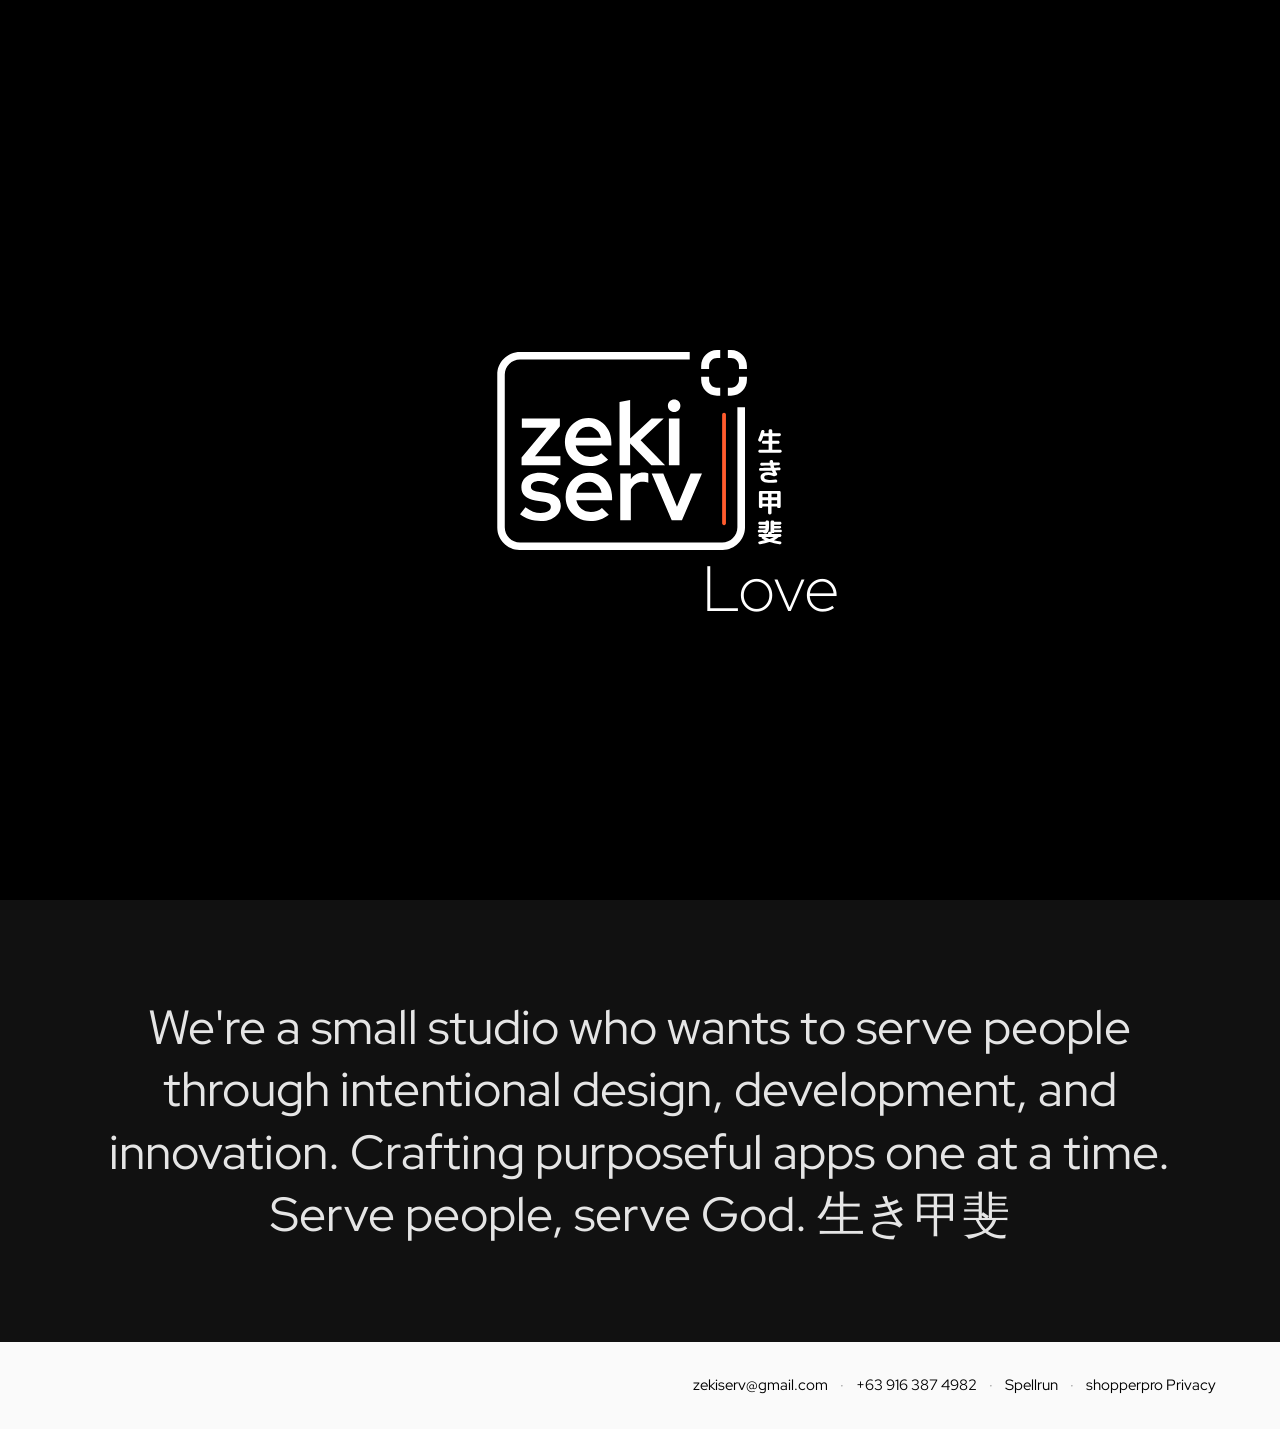
<file: index.html>
<!DOCTYPE html>
<html lang="en">

<head>
  <meta charset="UTF-8">
  <meta name="viewport" content="width=device-width, initial-scale=1.0">
  <title>zekiserv - serve people, serve God. 生き甲斐 </title>
  <link rel="preconnect" href="https://fonts.googleapis.com">
  <link rel="preconnect" href="https://fonts.gstatic.com" crossorigin>
  <link href="https://fonts.googleapis.com/css2?family=Red+Hat+Display:wght@300..900&display=swap" rel="stylesheet">
  <link rel="stylesheet" href="styles.css">
</head>

<body>
  <main>
    <section id="hero" class="hero" aria-label="Hero">
      <header class="hero-header">
        <div class="hero-logo">
          <img src="zekiservlogo.svg" alt="Zekiserv Logo" width="150" height="50">
        </div>
        <!-- <nav class="hero-nav" aria-label="Main">
          <ul class="hero-nav-list">
            <li><a href="#projects">Projects</a></li>
            <li><a href="#about">About</a></li>
            <li><a href="#contact">Contact</a></li>
          </ul>
        </nav> -->
      </header>
      <div id="dvd-text" class="dvd-text dvd-text-measure" aria-hidden="true">With Purpose</div>
      <canvas id="dvd-canvas" class="dvd-canvas"></canvas>
    </section>


    <section id="about" class="about" aria-labelledby="about-heading">
      <h2 id="about-heading" class="visually-hidden">About</h2>
      <h3 class="about-text">We're a small studio who wants to serve people through intentional design, development, and
        innovation. Crafting purposeful apps one at a time. Serve people, serve God. 生き甲斐</h3>
    </section>


    <!-- <section id="projects" class="projects" aria-labelledby="projects-heading">
      <h2 id="projects-heading" class="visually-hidden">Projects</h2>
      <ul class="projects-list">
        <li class="project-item" data-project='{"name":"Project One","description":"A responsive e-commerce platform built for a fashion retailer. We handled brand identity, UI design, and front-end development to create a fast, accessible shopping experience.","images":[{"src":"https://images.unsplash.com/photo-1561070791-2526d30994b5?w=800&h=600&fit=crop","title":"Homepage Design","caption":"Clean, modern interface with focus on product showcase"},{"src":"https://images.unsplash.com/photo-1558655146-d09347e92766?w=800&h=600&fit=crop","title":"Product Detail View","caption":"Detailed product pages with high-quality imagery"},{"src":"https://images.unsplash.com/photo-1545235617-7a424c1a60cc?w=800&h=600&fit=crop","title":"Shopping Cart","caption":"Streamlined checkout process for better conversion"}]}'>
          <div class="project-item-capsule">
            <div class="project-capsule-wrapper">
              <img src="https://images.unsplash.com/photo-1561070791-2526d30994b5?w=200&h=200&fit=crop" alt="Project One" class="project-image" width="200" height="200">
            </div>
            <h3 class="project-name">Project One</h3>
            <button type="button" class="ghost-btn">About this project</button>
          </div>
        </li>
        <li class="project-item" data-project='{"name":"Project Two","description":"Brand and web presence for an architecture studio. We designed a minimal site that showcases their portfolio and process, with a custom CMS for easy updates.","images":[{"src":"https://images.unsplash.com/photo-1503387762-592deb58ef4e?w=800&h=600&fit=crop","title":"Portfolio Gallery","caption":"Showcasing architectural projects with large format imagery"},{"src":"https://images.unsplash.com/photo-1487958449943-2429e8be8625?w=800&h=600&fit=crop","title":"Project Detail","caption":"In-depth case studies with process documentation"}]}'>
          <div class="project-item-capsule">
            <div class="project-capsule-wrapper">
              <img src="https://images.unsplash.com/photo-1503387762-592deb58ef4e?w=200&h=200&fit=crop" alt="Project Two" class="project-image" width="200" height="200">
            </div>
            <h3 class="project-name">Project Two</h3>
            <button type="button" class="ghost-btn">About this project</button>
          </div>
        </li>
        <li class="project-item" data-project='{"name":"Project Three","description":"A web app for project management and team collaboration. Focus on usability, real-time updates, and a clear visual hierarchy for tasks and deadlines.","images":[{"src":"https://images.unsplash.com/photo-1460925895917-afdab827c52f?w=800&h=600&fit=crop","title":"Dashboard View","caption":"Overview of projects and tasks at a glance"},{"src":"https://images.unsplash.com/photo-1551288049-bebda4e38f71?w=800&h=600&fit=crop","title":"Task Management","caption":"Organized task lists with drag-and-drop functionality"},{"src":"https://images.unsplash.com/photo-1555949963-aa79dcee981c?w=800&h=600&fit=crop","title":"Team Collaboration","caption":"Real-time updates and team communication features"},{"src":"https://images.unsplash.com/photo-1558494949-ef010cbdcc31?w=800&h=600&fit=crop","title":"Analytics & Reports","caption":"Data visualization and progress tracking"}]}'>
          <div class="project-item-capsule">
            <div class="project-capsule-wrapper">
              <img src="https://images.unsplash.com/photo-1460925895917-afdab827c52f?w=200&h=200&fit=crop" alt="Project Three" class="project-image" width="200" height="200">
            </div>
            <h3 class="project-name">Project Three</h3>
            <button type="button" class="ghost-btn">About this project</button>
          </div>
        </li>
        <li class="project-item" data-project='{"name":"Project Four","description":"Website redesign for a non-profit. We improved information architecture, accessibility, and donation flows while keeping their voice and mission central.","images":[{"src":"https://images.unsplash.com/photo-1529156069898-49953e39b3ac?w=800&h=600&fit=crop","title":"Homepage","caption":"Welcoming design that communicates the organization mission"},{"src":"https://images.unsplash.com/photo-1522071820081-009f0129c71c?w=800&h=600&fit=crop","title":"Donation Flow","caption":"Simplified donation process with clear call-to-action"}]}'>
          <div class="project-item-capsule">
            <div class="project-capsule-wrapper">
              <img src="https://images.unsplash.com/photo-1529156069898-49953e39b3ac?w=200&h=200&fit=crop" alt="Project Four" class="project-image" width="200" height="200">
            </div>
            <h3 class="project-name">Project Four</h3>
            <button type="button" class="ghost-btn">About this project</button>
          </div>
        </li>
      </ul>
    </section> -->

    <footer id="contact" class="contact" aria-labelledby="contact-heading">
      <h2 id="contact-heading" class="visually-hidden">Contact</h2>
      <div class="contact-row">
        <a id="contact-email-link" href="#" data-obfuscated="bWFpbHRvOnpla2lzZXJ2QGdtYWlsLmNvbQ==">Loading...</a>
        <span class="contact-sep">·</span>
        <a id="contact-phone-link" href="#" data-obfuscated="dGVsOis2MyA5MTYgMzg3IDQ5ODI=">Loading...</a>
        <span class="contact-sep">·</span>
        <a href="games/spellrun/index.html">Spellrun</a>
        <span class="contact-sep">·</span>
        <a href="shopperpro/privacy.html">shopperpro Privacy</a>
      </div>
    </footer>
  </main>

  <div id="project-modal" class="modal" role="dialog" aria-modal="true" aria-labelledby="modal-title"
    aria-hidden="true">
    <div class="modal-backdrop"></div>
    <div class="modal-inner">
      <button type="button" class="modal-close" aria-label="Close modal">&times;</button>
      <div class="modal-gallery">
        <div class="modal-gallery-inner"></div>
      </div>
      <div class="modal-sidebar">
        <h2 id="modal-title" class="modal-title"></h2>
        <div class="modal-description"></div>
      </div>
    </div>
  </div>

  <script src="script.js"></script>
</body>

</html>
</file>
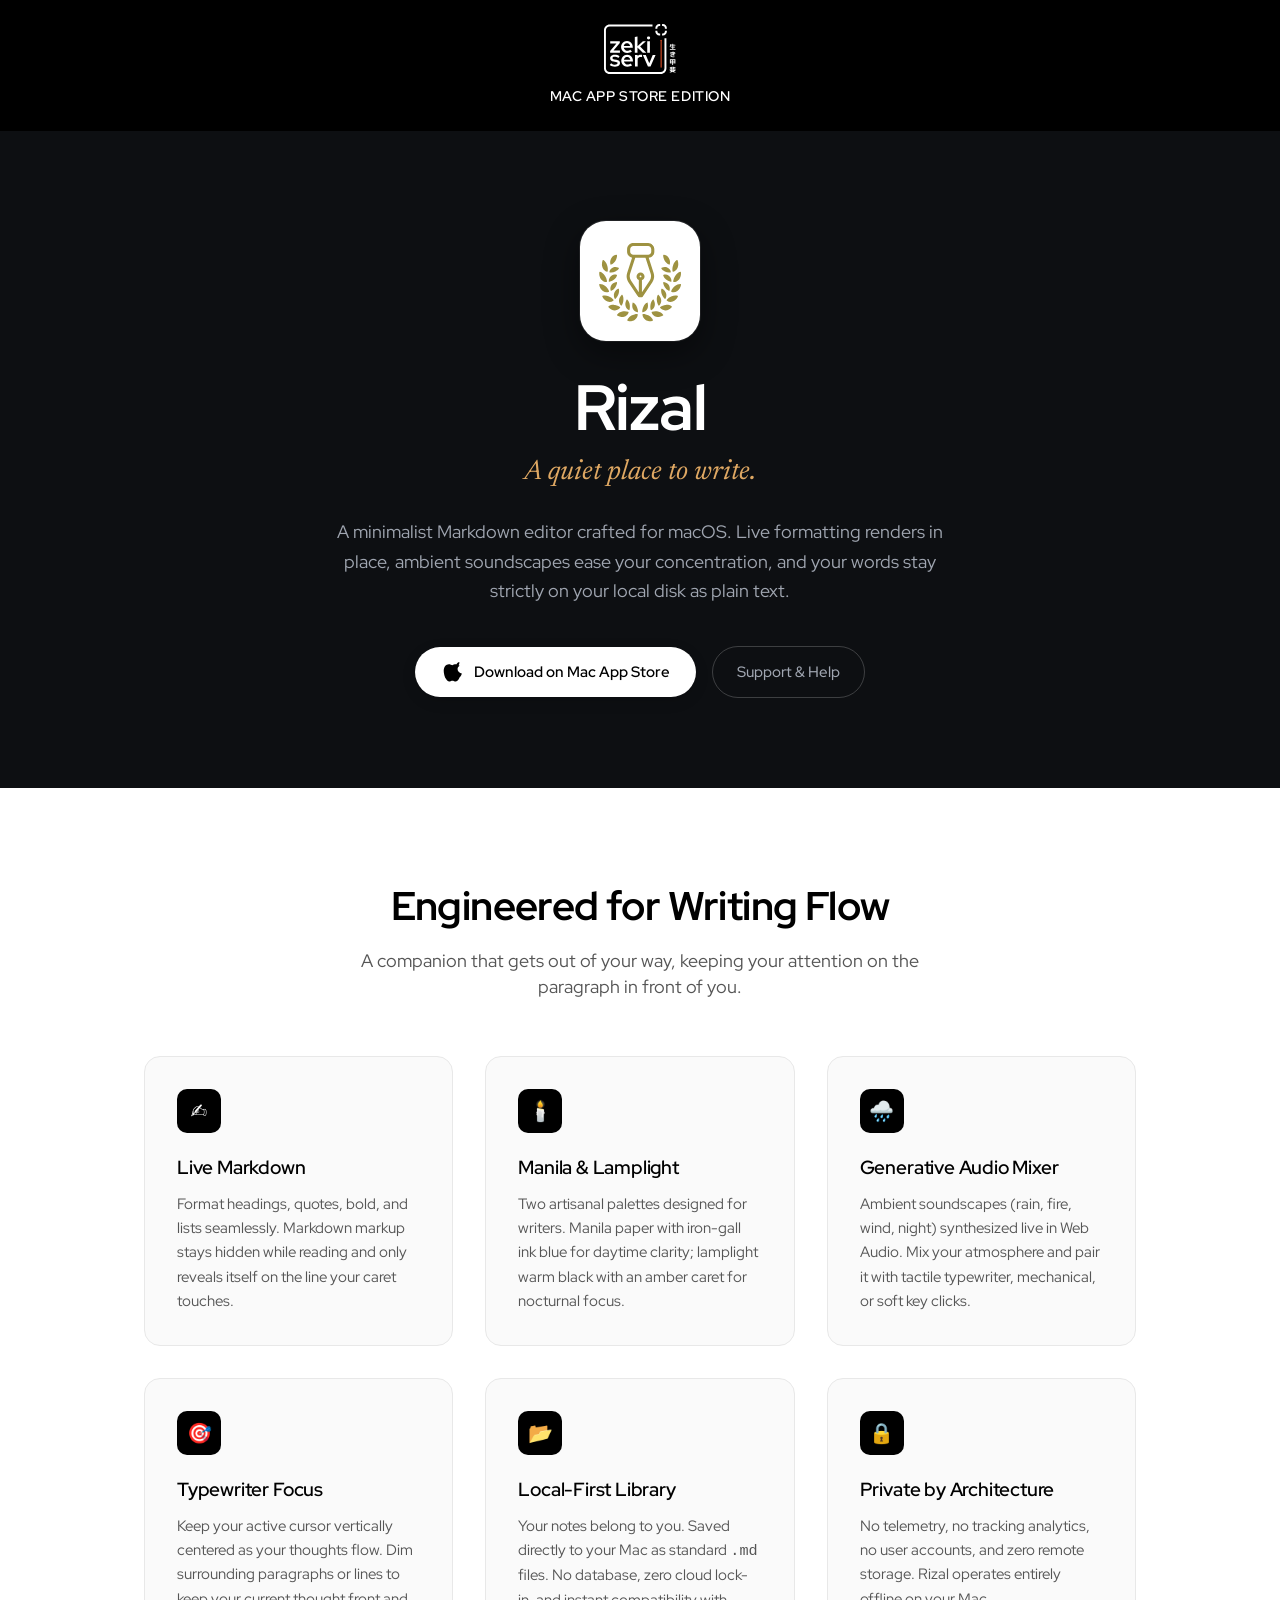
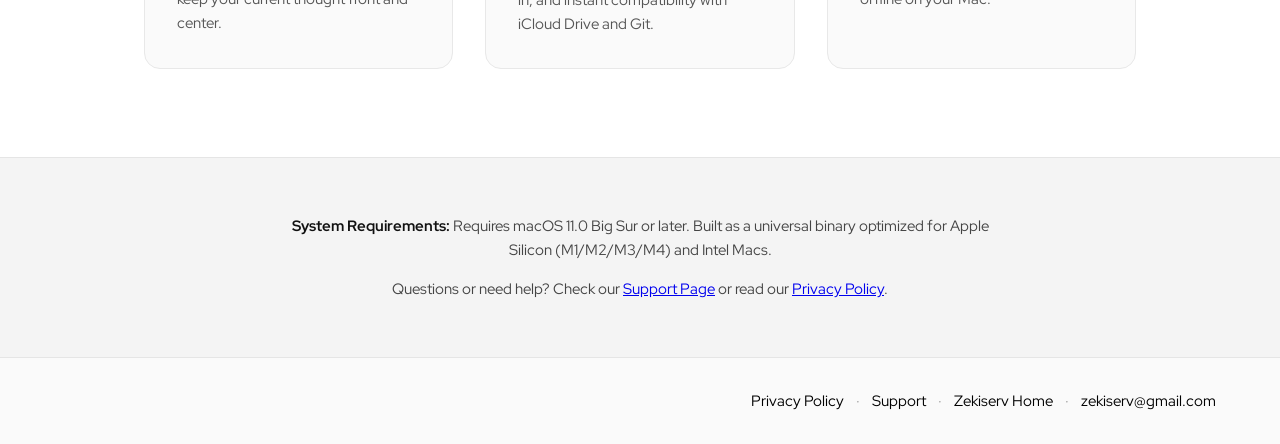
<file: rizal/index.html>
<!DOCTYPE html>
<html lang="en">
<head>
  <meta charset="UTF-8">
  <meta name="viewport" content="width=device-width, initial-scale=1.0">
  <title>Rizal — A quiet place to write</title>
  <meta name="description" content="A minimalist markdown editor for macOS. Live formatting, typewriter focus, ambient soundscapes, and local-first plain text notes.">
  <link rel="preconnect" href="https://fonts.googleapis.com">
  <link rel="preconnect" href="https://fonts.gstatic.com" crossorigin>
  <link href="https://fonts.googleapis.com/css2?family=Red+Hat+Display:wght@300..900&family=Newsreader:ital,opsz,wght@0,6..72,400..600;1,6..72,400..600&display=swap" rel="stylesheet">
  <link rel="stylesheet" href="../styles.css">
  <style>
    .rizal-hero {
      width: 100%;
      min-height: 70vh;
      background: #0d0f12;
      color: #fff;
      display: flex;
      flex-direction: column;
      align-items: center;
      justify-content: center;
      text-align: center;
      padding: clamp(3rem, 7vw, 6rem) 1.5rem;
      position: relative;
    }

    .rizal-icon {
      width: 120px;
      height: 120px;
      border-radius: 26px;
      box-shadow: 0 12px 35px rgba(0, 0, 0, 0.45), 0 0 0 1px rgba(255, 255, 255, 0.1);
      margin-bottom: 2rem;
      transition: transform 0.25s ease;
    }

    .rizal-icon:hover {
      transform: translateY(-2px) scale(1.02);
    }

    .rizal-title {
      font-size: clamp(2.5rem, 6vw, 4rem);
      font-weight: 700;
      letter-spacing: -0.02em;
      margin: 0 0 0.5rem;
      line-height: 1.1;
    }

    .rizal-tagline {
      font-family: 'Newsreader', Georgia, serif;
      font-style: italic;
      font-size: clamp(1.25rem, 3vw, 1.75rem);
      color: #dfa863;
      margin: 0 0 1.5rem;
      font-weight: 400;
    }

    .rizal-summary {
      max-width: 640px;
      font-size: clamp(1rem, 2vw, 1.125rem);
      color: #a0a6b1;
      line-height: 1.65;
      margin: 0 auto 2.5rem;
    }

    .cta-row {
      display: flex;
      flex-wrap: wrap;
      align-items: center;
      justify-content: center;
      gap: 1rem;
    }

    .appstore-badge-btn {
      display: inline-flex;
      align-items: center;
      gap: 0.75rem;
      background: #ffffff;
      color: #000000;
      padding: 0.85rem 1.65rem;
      border-radius: 999px;
      font-size: 0.95rem;
      font-weight: 600;
      text-decoration: none;
      transition: background 0.2s, transform 0.2s, box-shadow 0.2s;
      box-shadow: 0 4px 14px rgba(0,0,0,0.15);
    }

    .appstore-badge-btn:hover {
      background: #f0f0f0;
      transform: translateY(-1px);
      box-shadow: 0 6px 20px rgba(0,0,0,0.25);
    }

    .appstore-badge-btn svg {
      width: 20px;
      height: 20px;
      fill: currentColor;
    }

    .ghost-link-btn {
      display: inline-flex;
      align-items: center;
      color: #a0a6b1;
      border: 1px solid rgba(255, 255, 255, 0.2);
      padding: 0.85rem 1.5rem;
      border-radius: 999px;
      font-size: 0.95rem;
      font-weight: 500;
      text-decoration: none;
      transition: border-color 0.2s, color 0.2s;
    }

    .ghost-link-btn:hover {
      color: #fff;
      border-color: rgba(255, 255, 255, 0.5);
    }

    /* Showcase Section */
    .features-section {
      width: 100%;
      max-width: 1040px;
      padding: clamp(3rem, 7vw, 5.5rem) 1.5rem;
      margin: 0 auto;
    }

    .section-headline {
      text-align: center;
      margin-bottom: 3.5rem;
    }

    .section-headline h2 {
      font-size: clamp(1.85rem, 4vw, 2.5rem);
      font-weight: 700;
      margin: 0 0 0.75rem;
      letter-spacing: -0.015em;
    }

    .section-headline p {
      font-size: 1.1rem;
      color: #555;
      max-width: 600px;
      margin: 0 auto;
    }

    .features-grid {
      display: grid;
      grid-template-columns: repeat(auto-fit, minmax(290px, 1fr));
      gap: 2rem;
    }

    .feature-card {
      background: #fafafa;
      border: 1px solid #e8e8e8;
      border-radius: 16px;
      padding: 2rem;
      transition: transform 0.2s, border-color 0.2s, box-shadow 0.2s;
    }

    .feature-card:hover {
      transform: translateY(-2px);
      border-color: #d0d0d0;
      box-shadow: 0 8px 24px rgba(0, 0, 0, 0.04);
    }

    .feature-icon-bubble {
      width: 44px;
      height: 44px;
      border-radius: 10px;
      background: #000;
      color: #fff;
      display: flex;
      align-items: center;
      justify-content: center;
      font-size: 1.25rem;
      margin-bottom: 1.25rem;
    }

    .feature-card h3 {
      font-size: 1.2rem;
      font-weight: 600;
      margin: 0 0 0.6rem;
      letter-spacing: -0.01em;
    }

    .feature-card p {
      margin: 0;
      font-size: 0.95rem;
      color: #555;
      line-height: 1.6;
    }

    /* System Requirements & Privacy Banner */
    .specs-strip {
      width: 100%;
      background: #f4f4f4;
      border-top: 1px solid #e5e5e5;
      border-bottom: 1px solid #e5e5e5;
      padding: 2.5rem 1.5rem;
      text-align: center;
    }

    .specs-strip-content {
      max-width: 720px;
      margin: 0 auto;
      font-size: 0.95rem;
      color: #444;
      line-height: 1.6;
    }

    .specs-strip strong {
      color: #111;
    }
  </style>
</head>
<body>
  <main>
    <header class="legal-header">
      <a href="../index.html" class="legal-logo">
        <img src="../zekiservlogo.svg" alt="Zekiserv Logo" width="150" height="50">
      </a>
      <p class="legal-header-version">Mac App Store Edition</p>
    </header>

    <section class="rizal-hero">
      <img src="app-icon.svg" alt="Rizal Application Icon" class="rizal-icon" width="120" height="120">
      <h1 class="rizal-title">Rizal</h1>
      <p class="rizal-tagline">A quiet place to write.</p>
      <p class="rizal-summary">
        A minimalist Markdown editor crafted for macOS. Live formatting renders in place, ambient soundscapes ease your concentration, and your words stay strictly on your local disk as plain text.
      </p>

      <div class="cta-row">
        <a href="#download" class="appstore-badge-btn">
          <svg viewBox="0 0 170 170" aria-hidden="true">
            <path d="M150.37 130.25c-2.45 5.66-5.35 10.87-8.71 15.66-4.58 6.53-8.33 11.05-11.22 13.56-4.48 4.12-9.28 6.23-14.42 6.35-3.69 0-8.14-1.05-13.32-3.18-5.19-2.12-9.97-3.17-14.34-3.17-4.58 0-9.49 1.05-14.75 3.17-5.26 2.13-9.5 3.24-12.74 3.35-4.35.13-9.16-1.9-14.42-6.08-3.69-3.04-7.67-7.85-11.94-14.42-6.19-9.5-11.05-20.73-14.58-33.7-3.53-12.97-5.3-25.18-5.3-36.63 0-16.14 4.12-29.6 12.37-40.38 8.25-10.78 18.66-16.28 31.23-16.51 5.34 0 11.07 1.37 17.18 4.11 6.11 2.74 10.15 4.18 12.12 4.32 1.63 0 5.86-1.5 12.69-4.51 6.83-3.01 12.63-4.32 17.4-3.93 13.25.84 23.88 5.62 31.89 14.34-11.55 7.02-17.21 16.59-16.99 28.71.22 9.56 3.86 17.65 10.92 24.26 7.06 6.61 15.54 10.42 25.44 11.43-2.61 8.04-5.97 16.36-10.09 24.96zM119.22 33.16c0-7.39 2.66-14.28 7.98-20.67 5.32-6.39 11.83-10.56 19.53-12.49.54 2.83.81 5.44.81 7.83 0 7.39-2.77 14.44-8.31 21.15-5.54 6.71-12.28 10.78-20.22 12.22-.33-2.4-.49-4.08-.49-5.04z"/>
          </svg>
          Download on Mac App Store
        </a>
        <a href="support.html" class="ghost-link-btn">Support & Help</a>
      </div>
    </section>

    <section class="features-section" aria-labelledby="features-heading">
      <div class="section-headline">
        <h2 id="features-heading">Engineered for Writing Flow</h2>
        <p>A companion that gets out of your way, keeping your attention on the paragraph in front of you.</p>
      </div>

      <div class="features-grid">
        <article class="feature-card">
          <div class="feature-icon-bubble">✍️</div>
          <h3>Live Markdown</h3>
          <p>Format headings, quotes, bold, and lists seamlessly. Markdown markup stays hidden while reading and only reveals itself on the line your caret touches.</p>
        </article>

        <article class="feature-card">
          <div class="feature-icon-bubble">🕯️</div>
          <h3>Manila & Lamplight</h3>
          <p>Two artisanal palettes designed for writers. Manila paper with iron-gall ink blue for daytime clarity; lamplight warm black with an amber caret for nocturnal focus.</p>
        </article>

        <article class="feature-card">
          <div class="feature-icon-bubble">🌧️</div>
          <h3>Generative Audio Mixer</h3>
          <p>Ambient soundscapes (rain, fire, wind, night) synthesized live in Web Audio. Mix your atmosphere and pair it with tactile typewriter, mechanical, or soft key clicks.</p>
        </article>

        <article class="feature-card">
          <div class="feature-icon-bubble">🎯</div>
          <h3>Typewriter Focus</h3>
          <p>Keep your active cursor vertically centered as your thoughts flow. Dim surrounding paragraphs or lines to keep your current thought front and center.</p>
        </article>

        <article class="feature-card">
          <div class="feature-icon-bubble">📂</div>
          <h3>Local-First Library</h3>
          <p>Your notes belong to you. Saved directly to your Mac as standard <code>.md</code> files. No database, zero cloud lock-in, and instant compatibility with iCloud Drive and Git.</p>
        </article>

        <article class="feature-card">
          <div class="feature-icon-bubble">🔒</div>
          <h3>Private by Architecture</h3>
          <p>No telemetry, no tracking analytics, no user accounts, and zero remote storage. Rizal operates entirely offline on your Mac.</p>
        </article>
      </div>
    </section>

    <aside class="specs-strip" id="download">
      <div class="specs-strip-content">
        <p><strong>System Requirements:</strong> Requires macOS 11.0 Big Sur or later. Built as a universal binary optimized for Apple Silicon (M1/M2/M3/M4) and Intel Macs.</p>
        <p>Questions or need help? Check our <a href="support.html">Support Page</a> or read our <a href="privacy.html">Privacy Policy</a>.</p>
      </div>
    </aside>

    <footer class="contact legal-footer" aria-label="Footer">
      <div class="contact-row">
        <a href="privacy.html">Privacy Policy</a>
        <span class="contact-sep">·</span>
        <a href="support.html">Support</a>
        <span class="contact-sep">·</span>
        <a href="../index.html">Zekiserv Home</a>
        <span class="contact-sep">·</span>
        <a id="contact-email-link" href="#" data-obfuscated="bWFpbHRvOnpla2lzZXJ2QGdtYWlsLmNvbQ==">Loading...</a>
      </div>
    </footer>
  </main>

  <script src="../script.js"></script>
</body>
</html>
</file>
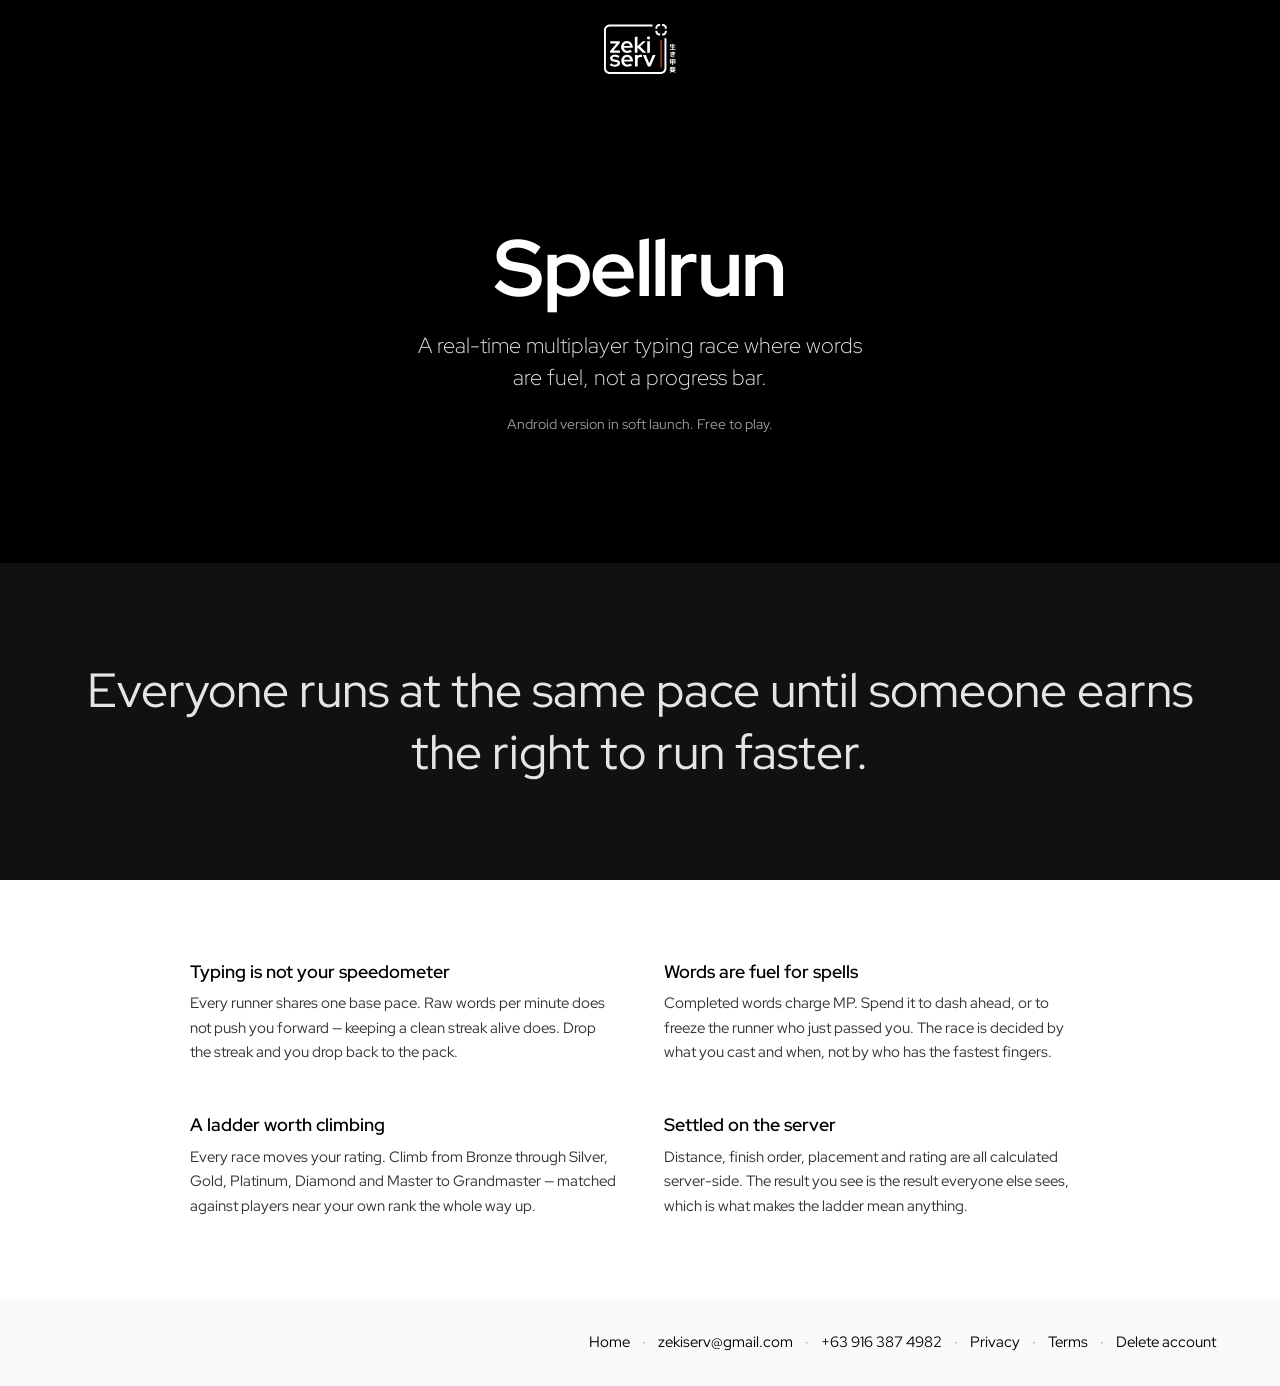
<file: games/spellrun/index.html>
<!DOCTYPE html>
<html lang="en">
<head>
  <meta charset="UTF-8">
  <meta name="viewport" content="width=device-width, initial-scale=1.0">
  <title>Spellrun — a multiplayer typing race — Zekiserv</title>
  <meta name="description" content="Spellrun is a real-time multiplayer typing race. Words are fuel for spells and streaks, not a progress bar. Climb from Bronze to Grandmaster.">
  <link rel="preconnect" href="https://fonts.googleapis.com">
  <link rel="preconnect" href="https://fonts.gstatic.com" crossorigin>
  <link href="https://fonts.googleapis.com/css2?family=Red+Hat+Display:wght@300..900&display=swap" rel="stylesheet">
  <link rel="stylesheet" href="../../styles.css">
</head>
<body>
  <main class="legal-page">
    <header class="legal-header">
      <a href="../../index.html" class="legal-logo">
        <img src="../../zekiservlogo.svg" alt="Zekiserv Logo" width="150" height="50">
      </a>
    </header>

    <section class="product-hero" aria-labelledby="product-heading">
      <h1 id="product-heading" class="product-title">Spellrun</h1>
      <p class="product-tagline">A real-time multiplayer typing race where words are fuel, not a progress bar.</p>
      <p class="product-note">Android version in soft launch. Free to play.</p>
    </section>

    <section class="about" aria-labelledby="pitch-heading">
      <h2 id="pitch-heading" class="visually-hidden">About Spellrun</h2>
      <h3 class="about-text">Everyone runs at the same pace until someone earns the right to run faster.</h3>
    </section>

    <section class="product-features" aria-labelledby="features-heading">
      <h2 id="features-heading" class="visually-hidden">Features</h2>
      <ul class="feature-grid">
        <li class="feature-item">
          <h3 class="feature-name">Typing is not your speedometer</h3>
          <p class="feature-text">
            Every runner shares one base pace. Raw words per minute does not push you forward &mdash; keeping a
            clean streak alive does. Drop the streak and you drop back to the pack.
          </p>
        </li>
        <li class="feature-item">
          <h3 class="feature-name">Words are fuel for spells</h3>
          <p class="feature-text">
            Completed words charge MP. Spend it to dash ahead, or to freeze the runner who just passed you.
            The race is decided by what you cast and when, not by who has the fastest fingers.
          </p>
        </li>
        <li class="feature-item">
          <h3 class="feature-name">A ladder worth climbing</h3>
          <p class="feature-text">
            Every race moves your rating. Climb from Bronze through Silver, Gold, Platinum, Diamond and
            Master to Grandmaster &mdash; matched against players near your own rank the whole way up.
          </p>
        </li>
        <li class="feature-item">
          <h3 class="feature-name">Settled on the server</h3>
          <p class="feature-text">
            Distance, finish order, placement and rating are all calculated server-side. The result you see
            is the result everyone else sees, which is what makes the ladder mean anything.
          </p>
        </li>
      </ul>
    </section>

    <footer class="contact legal-footer" aria-label="Footer">
      <div class="contact-row">
        <a href="../../index.html">Home</a>
        <span class="contact-sep">·</span>
        <a id="contact-email-link" href="#" data-obfuscated="bWFpbHRvOnpla2lzZXJ2QGdtYWlsLmNvbQ==">Loading...</a>
        <span class="contact-sep">·</span>
        <a id="contact-phone-link" href="#" data-obfuscated="dGVsOis2MyA5MTYgMzg3IDQ5ODI=">Loading...</a>
        <span class="contact-sep">·</span>
        <a href="privacy.html">Privacy</a>
        <span class="contact-sep">·</span>
        <a href="terms.html">Terms</a>
        <span class="contact-sep">·</span>
        <a href="delete-account.html">Delete account</a>
      </div>
    </footer>
  </main>

  <script src="../../script.js"></script>
</body>
</html>
</file>
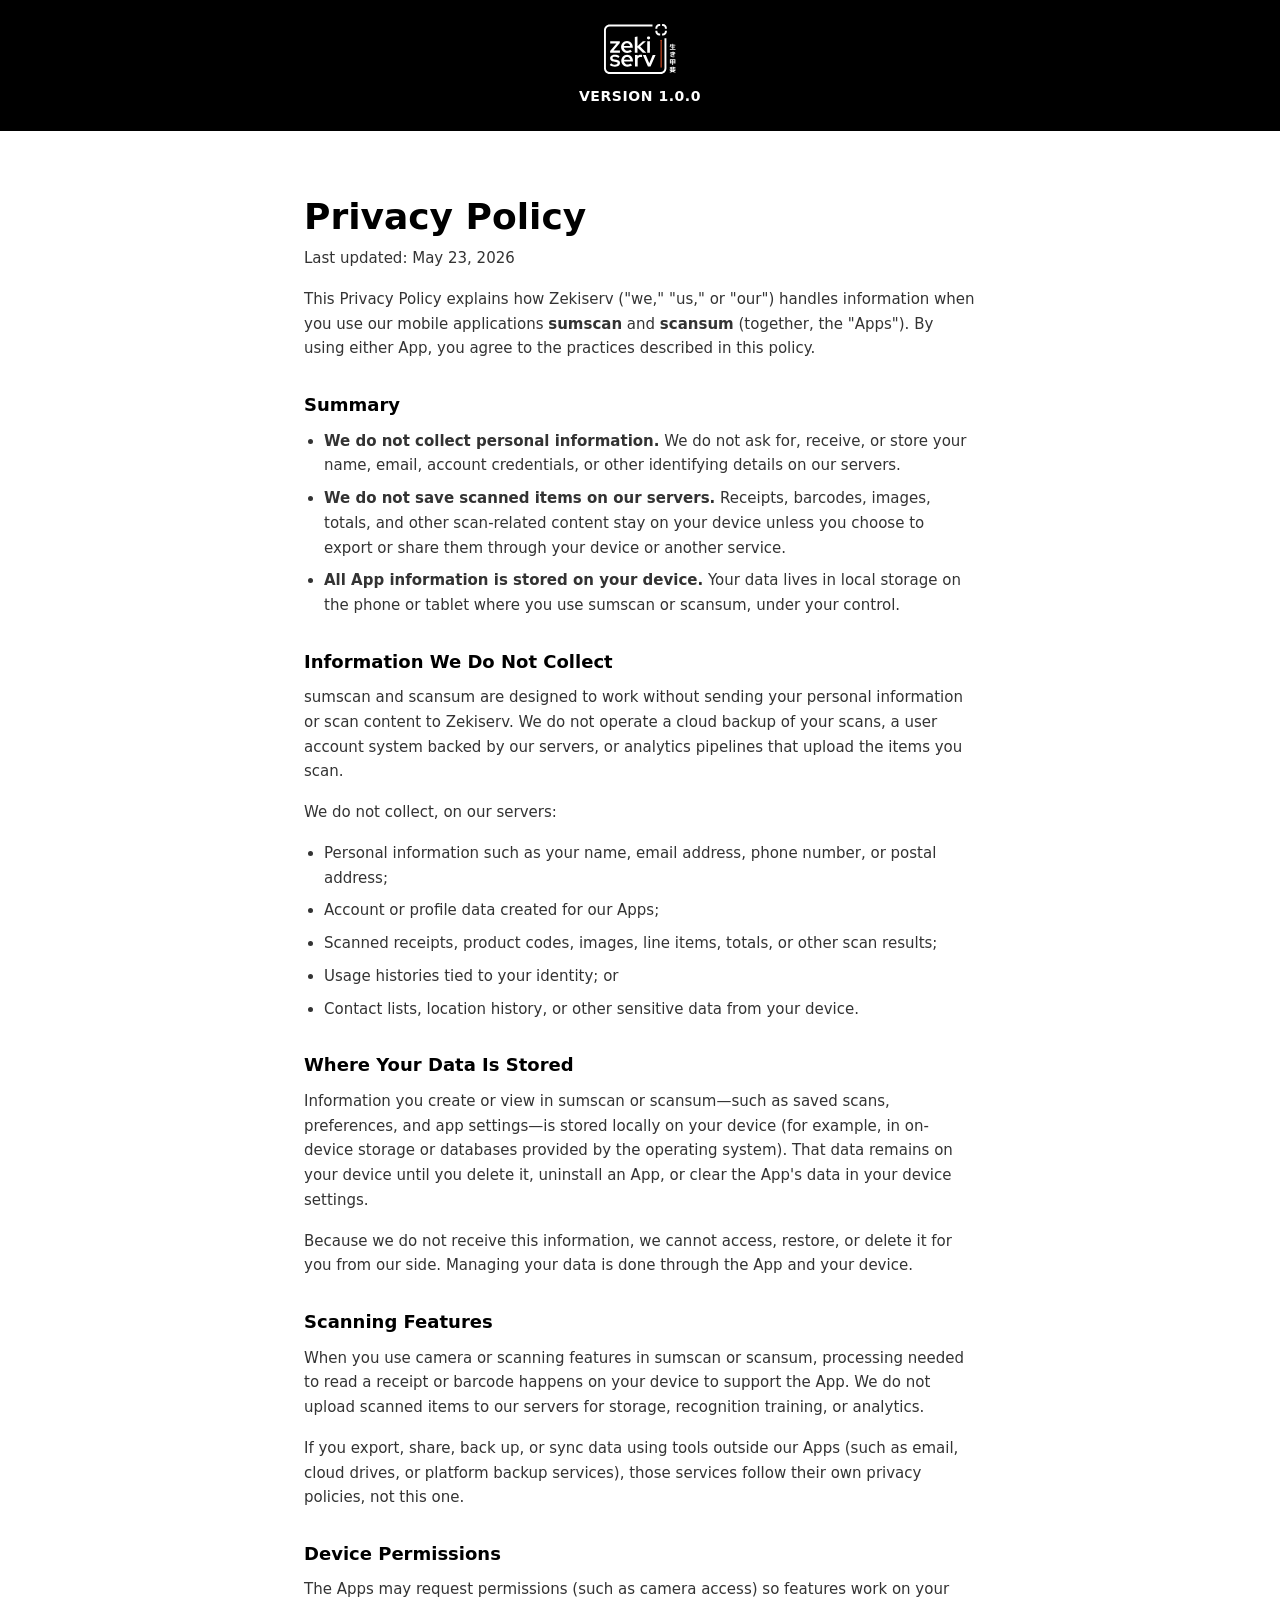
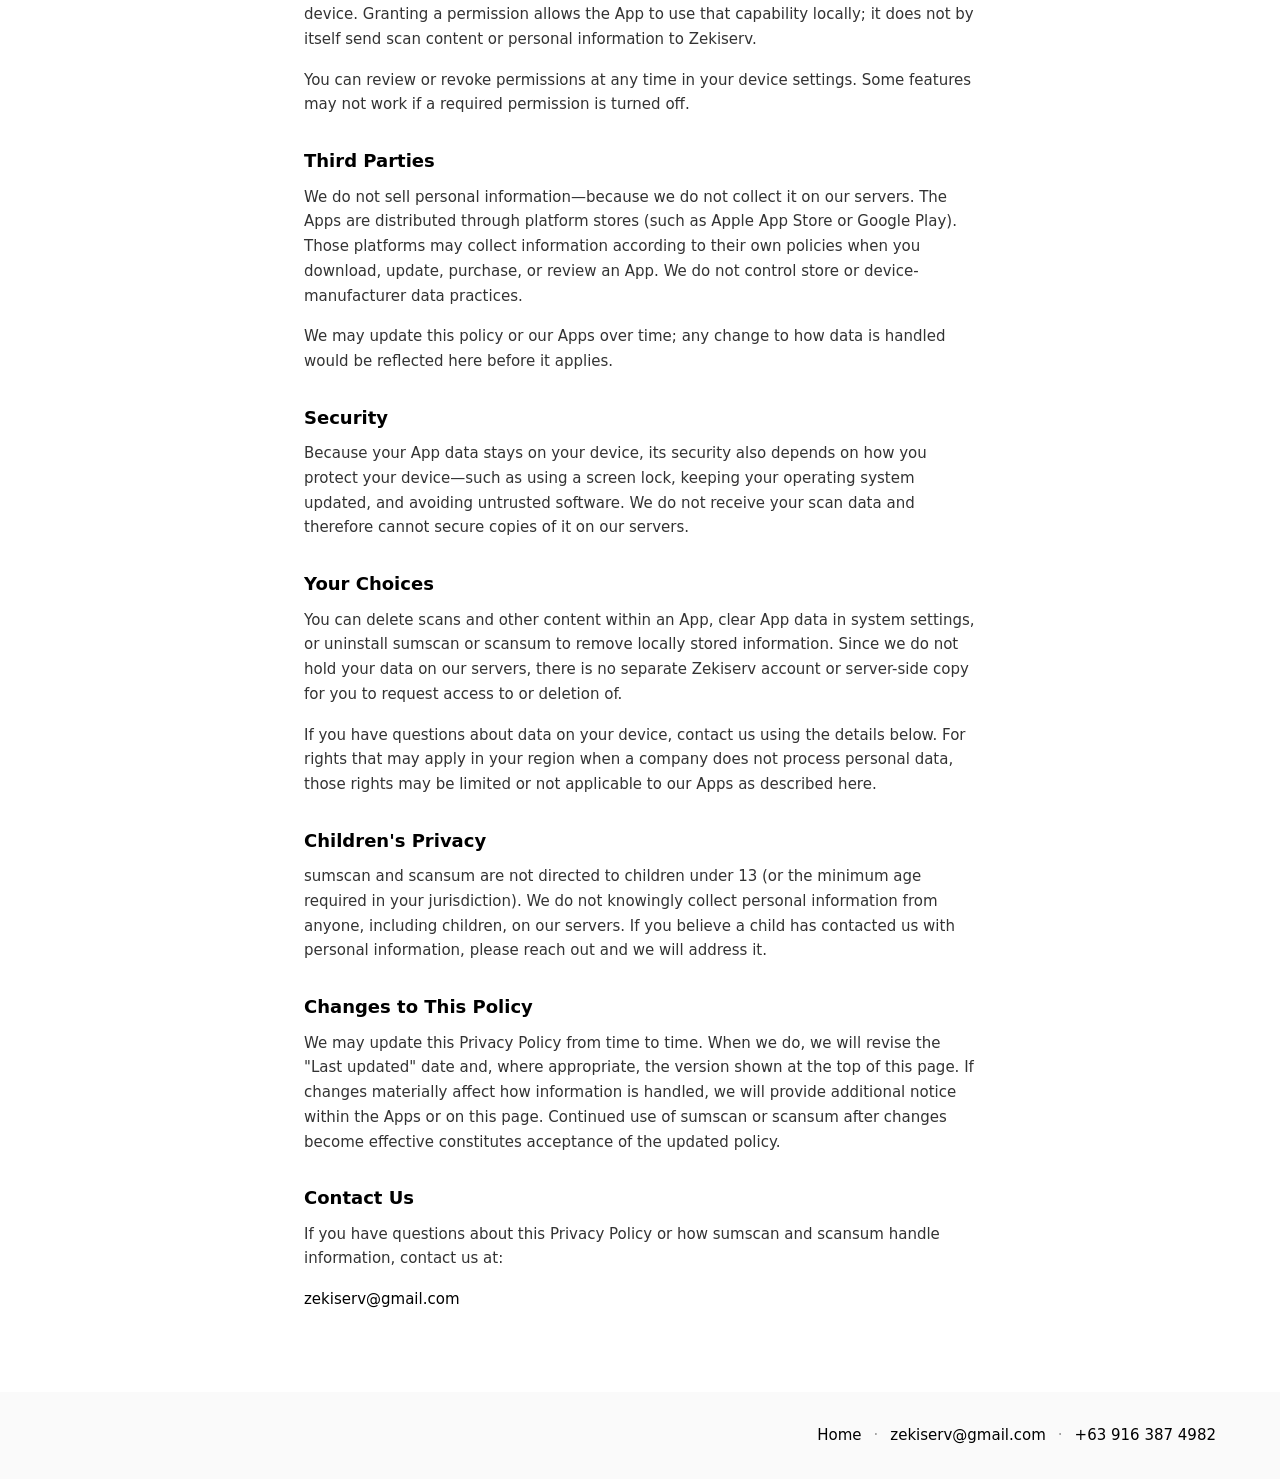
<file: privacy.html>
<!DOCTYPE html>
<html lang="en">
<head>
  <meta charset="UTF-8">
  <meta name="viewport" content="width=device-width, initial-scale=1.0">
  <title>Privacy Policy — Zekiserv</title>
  <link rel="preconnect" href="https://fonts.googleapis.com">
  <link rel="preconnect" href="https://fonts.gstatic.com" crossorigin>
  <link href="https://fonts.googleapis.com/css2?family=Zalando+Sans+Expanded:wght@200;300;400;500;600;700;800;900&display=swap" rel="stylesheet">
  <link rel="stylesheet" href="styles.css">
</head>
<body>
  <main class="legal-page">
    <header class="legal-header">
      <a href="index.html" class="legal-logo">
        <img src="zekiservlogo.svg" alt="Zekiserv Logo" width="150" height="50">
      </a>
      <p class="legal-header-version" aria-label="Policy version">Version 1.0.0</p>
    </header>

    <article class="legal-content" aria-labelledby="privacy-heading">
      <h1 id="privacy-heading">Privacy Policy</h1>
      <p class="legal-meta">Last updated: May 23, 2026</p>

      <p>
        This Privacy Policy explains how Zekiserv ("we," "us," or "our") handles information when you
        use our mobile applications <strong>sumscan</strong> and <strong>scansum</strong> (together,
        the "Apps"). By using either App, you agree to the practices described in this policy.
      </p>

      <h2>Summary</h2>
      <ul>
        <li><strong>We do not collect personal information.</strong> We do not ask for, receive, or store your name, email, account credentials, or other identifying details on our servers.</li>
        <li><strong>We do not save scanned items on our servers.</strong> Receipts, barcodes, images, totals, and other scan-related content stay on your device unless you choose to export or share them through your device or another service.</li>
        <li><strong>All App information is stored on your device.</strong> Your data lives in local storage on the phone or tablet where you use sumscan or scansum, under your control.</li>
      </ul>

      <h2>Information We Do Not Collect</h2>
      <p>
        sumscan and scansum are designed to work without sending your personal information or scan
        content to Zekiserv. We do not operate a cloud backup of your scans, a user account system
        backed by our servers, or analytics pipelines that upload the items you scan.
      </p>
      <p>We do not collect, on our servers:</p>
      <ul>
        <li>Personal information such as your name, email address, phone number, or postal address;</li>
        <li>Account or profile data created for our Apps;</li>
        <li>Scanned receipts, product codes, images, line items, totals, or other scan results;</li>
        <li>Usage histories tied to your identity; or</li>
        <li>Contact lists, location history, or other sensitive data from your device.</li>
      </ul>

      <h2>Where Your Data Is Stored</h2>
      <p>
        Information you create or view in sumscan or scansum—such as saved scans, preferences, and
        app settings—is stored locally on your device (for example, in on-device storage or databases
        provided by the operating system). That data remains on your device until you delete it,
        uninstall an App, or clear the App's data in your device settings.
      </p>
      <p>
        Because we do not receive this information, we cannot access, restore, or delete it for you
        from our side. Managing your data is done through the App and your device.
      </p>

      <h2>Scanning Features</h2>
      <p>
        When you use camera or scanning features in sumscan or scansum, processing needed to read a
        receipt or barcode happens on your device to support the App. We do not upload scanned items
        to our servers for storage, recognition training, or analytics.
      </p>
      <p>
        If you export, share, back up, or sync data using tools outside our Apps (such as email,
        cloud drives, or platform backup services), those services follow their own privacy policies,
        not this one.
      </p>

      <h2>Device Permissions</h2>
      <p>
        The Apps may request permissions (such as camera access) so features work on your device.
        Granting a permission allows the App to use that capability locally; it does not by itself
        send scan content or personal information to Zekiserv.
      </p>
      <p>
        You can review or revoke permissions at any time in your device settings. Some features may
        not work if a required permission is turned off.
      </p>

      <h2>Third Parties</h2>
      <p>
        We do not sell personal information—because we do not collect it on our servers. The Apps are
        distributed through platform stores (such as Apple App Store or Google Play). Those
        platforms may collect information according to their own policies when you download, update,
        purchase, or review an App. We do not control store or device-manufacturer data practices.
      </p>
      <p>
        We may update this policy or our Apps over time; any change to how data is handled would be
        reflected here before it applies.
      </p>

      <h2>Security</h2>
      <p>
        Because your App data stays on your device, its security also depends on how you protect your
        device—such as using a screen lock, keeping your operating system updated, and avoiding
        untrusted software. We do not receive your scan data and therefore cannot secure copies of it
        on our servers.
      </p>

      <h2>Your Choices</h2>
      <p>
        You can delete scans and other content within an App, clear App data in system settings, or
        uninstall sumscan or scansum to remove locally stored information. Since we do not hold your
        data on our servers, there is no separate Zekiserv account or server-side copy for you to
        request access to or deletion of.
      </p>
      <p>
        If you have questions about data on your device, contact us using the details below. For
        rights that may apply in your region when a company does not process personal data, those
        rights may be limited or not applicable to our Apps as described here.
      </p>

      <h2>Children's Privacy</h2>
      <p>
        sumscan and scansum are not directed to children under 13 (or the minimum age required in
        your jurisdiction). We do not knowingly collect personal information from anyone, including
        children, on our servers. If you believe a child has contacted us with personal information,
        please reach out and we will address it.
      </p>

      <h2>Changes to This Policy</h2>
      <p>
        We may update this Privacy Policy from time to time. When we do, we will revise the
        "Last updated" date and, where appropriate, the version shown at the top of this page. If
        changes materially affect how information is handled, we will provide additional notice within
        the Apps or on this page. Continued use of sumscan or scansum after changes become effective
        constitutes acceptance of the updated policy.
      </p>

      <h2>Contact Us</h2>
      <p>
        If you have questions about this Privacy Policy or how sumscan and scansum handle information,
        contact us at:
      </p>
      <p>
        <a id="privacy-email-link" href="#" data-obfuscated="bWFpbHRvOnpla2lzZXJ2QGdtYWlsLmNvbQ==">Loading...</a>
      </p>
    </article>

    <footer class="contact legal-footer" aria-label="Footer">
      <div class="contact-row">
        <a href="index.html">Home</a>
        <span class="contact-sep">·</span>
        <a id="contact-email-link" href="#" data-obfuscated="bWFpbHRvOnpla2lzZXJ2QGdtYWlsLmNvbQ==">Loading...</a>
        <span class="contact-sep">·</span>
        <a id="contact-phone-link" href="#" data-obfuscated="dGVsOis2MyA5MTYgMzg3IDQ5ODI=">Loading...</a>
      </div>
    </footer>
  </main>

  <script src="script.js"></script>
</body>
</html>
</file>
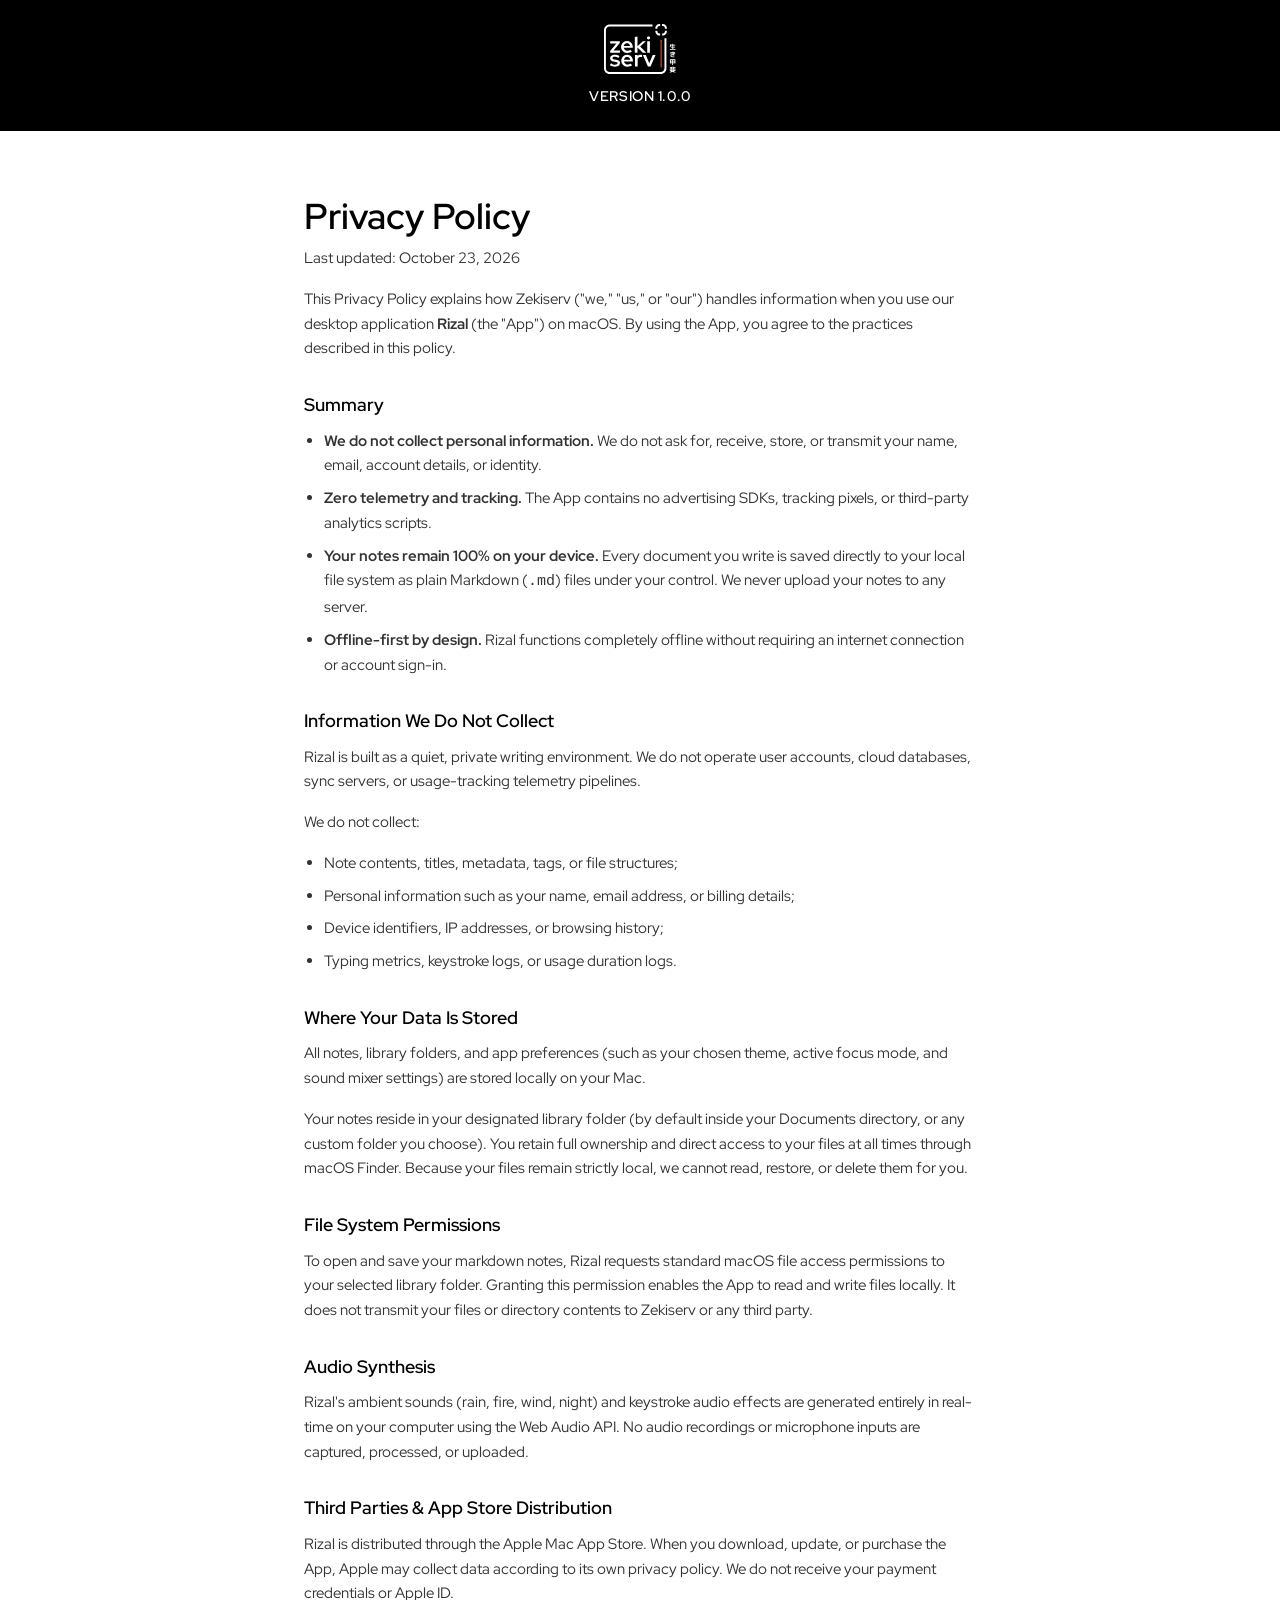
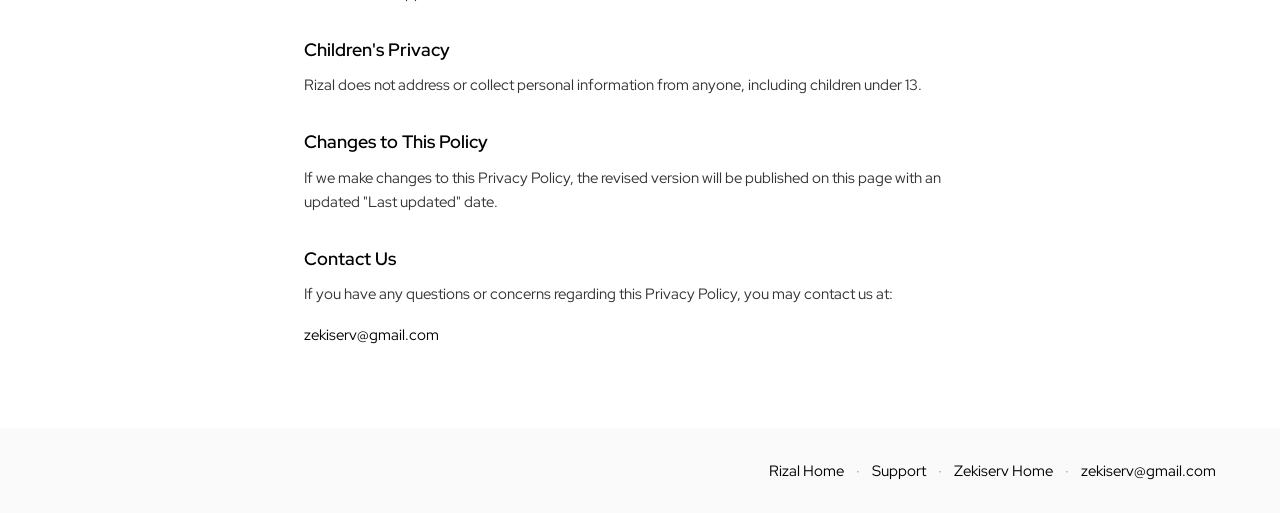
<file: rizal/privacy.html>
<!DOCTYPE html>
<html lang="en">
<head>
  <meta charset="UTF-8">
  <meta name="viewport" content="width=device-width, initial-scale=1.0">
  <title>Privacy Policy — Rizal — Zekiserv</title>
  <link rel="preconnect" href="https://fonts.googleapis.com">
  <link rel="preconnect" href="https://fonts.gstatic.com" crossorigin>
  <link href="https://fonts.googleapis.com/css2?family=Red+Hat+Display:wght@300..900&display=swap" rel="stylesheet">
  <link rel="stylesheet" href="../styles.css">
</head>
<body>
  <main class="legal-page">
    <header class="legal-header">
      <a href="../index.html" class="legal-logo">
        <img src="../zekiservlogo.svg" alt="Zekiserv Logo" width="150" height="50">
      </a>
      <p class="legal-header-version" aria-label="Policy version">Version 1.0.0</p>
    </header>

    <article class="legal-content" aria-labelledby="privacy-heading">
      <h1 id="privacy-heading">Privacy Policy</h1>
      <p class="legal-meta">Last updated: October 23, 2026</p>

      <p>
        This Privacy Policy explains how Zekiserv ("we," "us," or "our") handles information when you
        use our desktop application <strong>Rizal</strong> (the "App") on macOS. By using the App, you agree to the practices described in this policy.
      </p>

      <h2>Summary</h2>
      <ul>
        <li><strong>We do not collect personal information.</strong> We do not ask for, receive, store, or transmit your name, email, account details, or identity.</li>
        <li><strong>Zero telemetry and tracking.</strong> The App contains no advertising SDKs, tracking pixels, or third-party analytics scripts.</li>
        <li><strong>Your notes remain 100% on your device.</strong> Every document you write is saved directly to your local file system as plain Markdown (<code>.md</code>) files under your control. We never upload your notes to any server.</li>
        <li><strong>Offline-first by design.</strong> Rizal functions completely offline without requiring an internet connection or account sign-in.</li>
      </ul>

      <h2>Information We Do Not Collect</h2>
      <p>
        Rizal is built as a quiet, private writing environment. We do not operate user accounts, cloud databases, sync servers, or usage-tracking telemetry pipelines.
      </p>
      <p>We do not collect:</p>
      <ul>
        <li>Note contents, titles, metadata, tags, or file structures;</li>
        <li>Personal information such as your name, email address, or billing details;</li>
        <li>Device identifiers, IP addresses, or browsing history;</li>
        <li>Typing metrics, keystroke logs, or usage duration logs.</li>
      </ul>

      <h2>Where Your Data Is Stored</h2>
      <p>
        All notes, library folders, and app preferences (such as your chosen theme, active focus mode, and sound mixer settings) are stored locally on your Mac.
      </p>
      <p>
        Your notes reside in your designated library folder (by default inside your Documents directory, or any custom folder you choose). You retain full ownership and direct access to your files at all times through macOS Finder. Because your files remain strictly local, we cannot read, restore, or delete them for you.
      </p>

      <h2>File System Permissions</h2>
      <p>
        To open and save your markdown notes, Rizal requests standard macOS file access permissions to your selected library folder. Granting this permission enables the App to read and write files locally. It does not transmit your files or directory contents to Zekiserv or any third party.
      </p>

      <h2>Audio Synthesis</h2>
      <p>
        Rizal's ambient sounds (rain, fire, wind, night) and keystroke audio effects are generated entirely in real-time on your computer using the Web Audio API. No audio recordings or microphone inputs are captured, processed, or uploaded.
      </p>

      <h2>Third Parties & App Store Distribution</h2>
      <p>
        Rizal is distributed through the Apple Mac App Store. When you download, update, or purchase the App, Apple may collect data according to its own privacy policy. We do not receive your payment credentials or Apple ID.
      </p>

      <h2>Children's Privacy</h2>
      <p>
        Rizal does not address or collect personal information from anyone, including children under 13.
      </p>

      <h2>Changes to This Policy</h2>
      <p>
        If we make changes to this Privacy Policy, the revised version will be published on this page with an updated "Last updated" date.
      </p>

      <h2>Contact Us</h2>
      <p>
        If you have any questions or concerns regarding this Privacy Policy, you may contact us at:
      </p>
      <p>
        <a id="privacy-email-link" href="#" data-obfuscated="bWFpbHRvOnpla2lzZXJ2QGdtYWlsLmNvbQ==">Loading...</a>
      </p>
    </article>

    <footer class="contact legal-footer" aria-label="Footer">
      <div class="contact-row">
        <a href="index.html">Rizal Home</a>
        <span class="contact-sep">·</span>
        <a href="support.html">Support</a>
        <span class="contact-sep">·</span>
        <a href="../index.html">Zekiserv Home</a>
        <span class="contact-sep">·</span>
        <a id="contact-email-link" href="#" data-obfuscated="bWFpbHRvOnpla2lzZXJ2QGdtYWlsLmNvbQ==">Loading...</a>
      </div>
    </footer>
  </main>

  <script src="../script.js"></script>
</body>
</html>
</file>
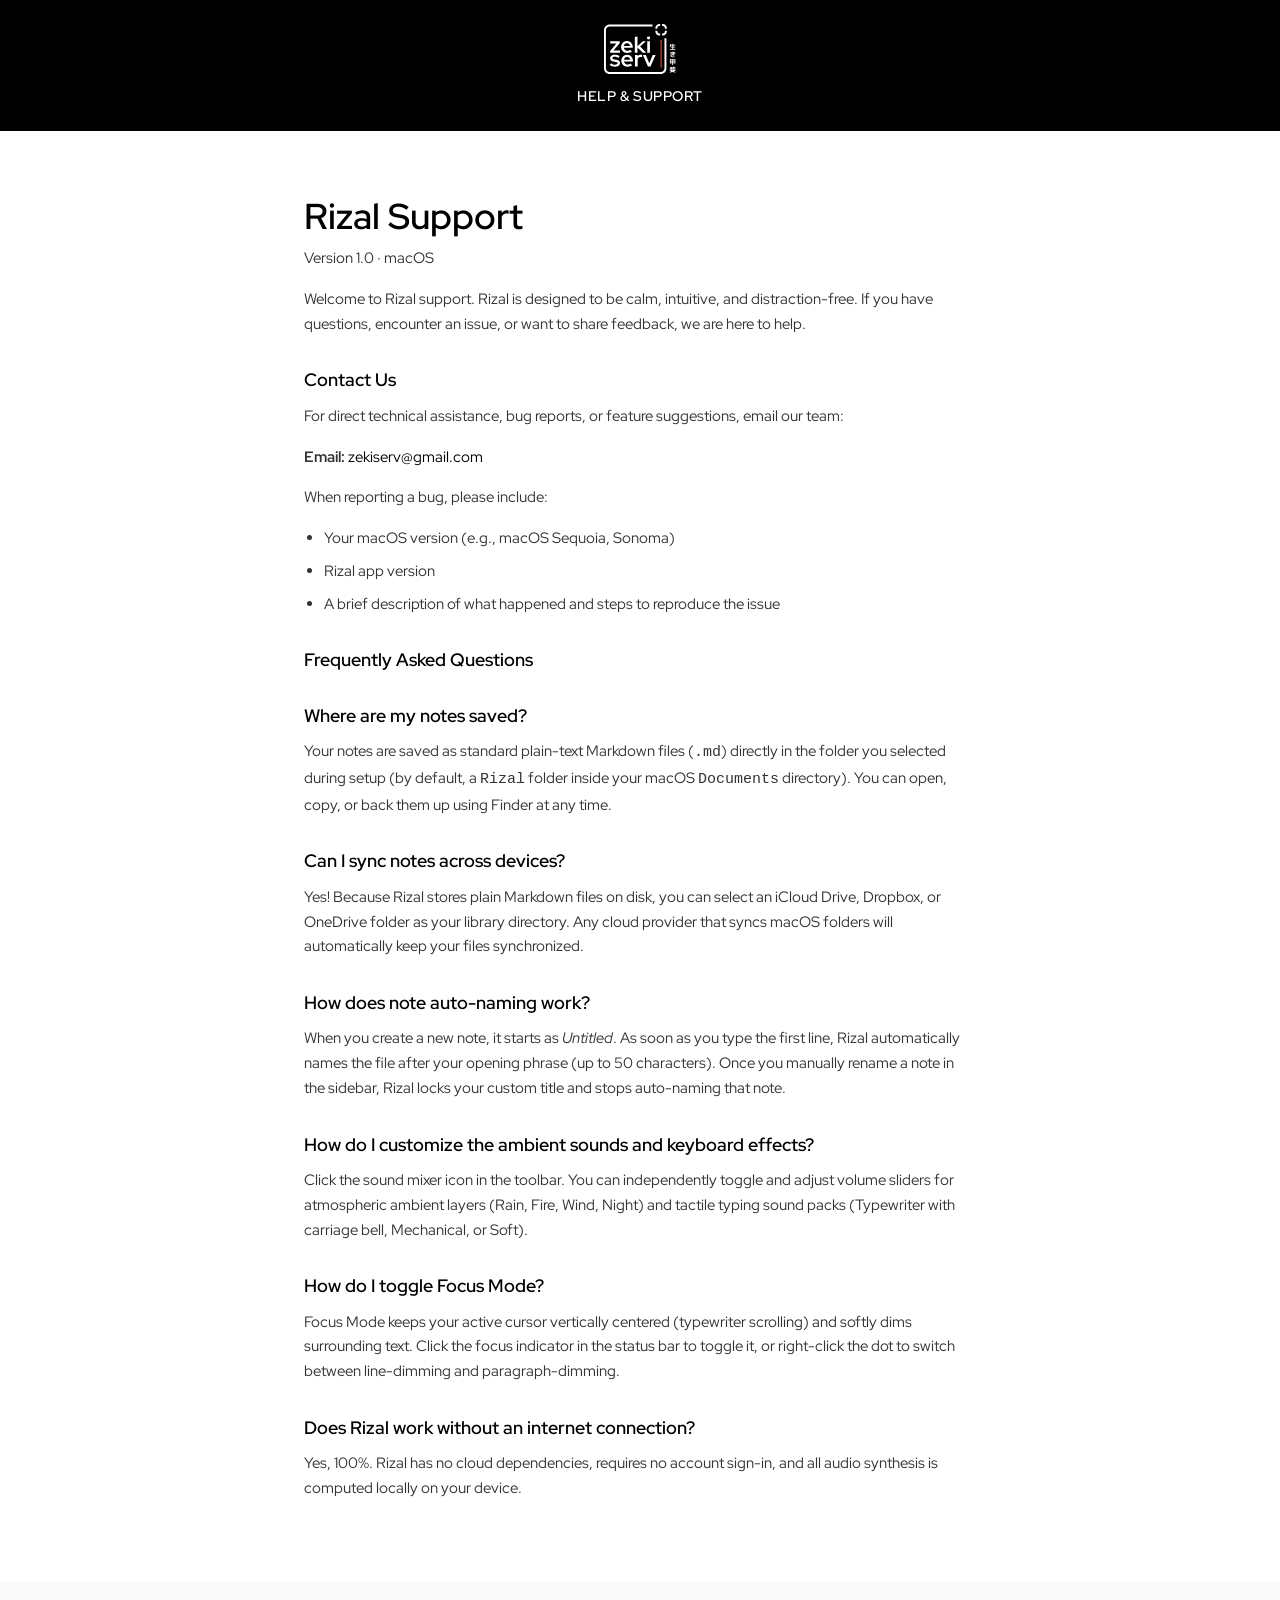
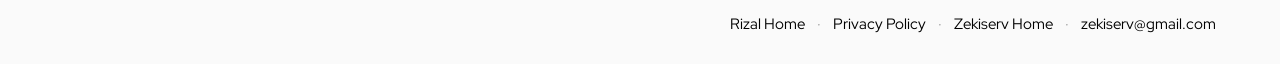
<file: rizal/support.html>
<!DOCTYPE html>
<html lang="en">
<head>
  <meta charset="UTF-8">
  <meta name="viewport" content="width=device-width, initial-scale=1.0">
  <title>Support & Help — Rizal — Zekiserv</title>
  <link rel="preconnect" href="https://fonts.googleapis.com">
  <link rel="preconnect" href="https://fonts.gstatic.com" crossorigin>
  <link href="https://fonts.googleapis.com/css2?family=Red+Hat+Display:wght@300..900&display=swap" rel="stylesheet">
  <link rel="stylesheet" href="../styles.css">
</head>
<body>
  <main class="legal-page">
    <header class="legal-header">
      <a href="../index.html" class="legal-logo">
        <img src="../zekiservlogo.svg" alt="Zekiserv Logo" width="150" height="50">
      </a>
      <p class="legal-header-version" aria-label="Support Portal">Help & Support</p>
    </header>

    <article class="legal-content" aria-labelledby="support-heading">
      <h1 id="support-heading">Rizal Support</h1>
      <p class="legal-meta">Version 1.0 · macOS</p>

      <p>
        Welcome to Rizal support. Rizal is designed to be calm, intuitive, and distraction-free.
        If you have questions, encounter an issue, or want to share feedback, we are here to help.
      </p>

      <h2>Contact Us</h2>
      <p>
        For direct technical assistance, bug reports, or feature suggestions, email our team:
      </p>
      <p>
        <strong>Email:</strong> <a id="privacy-email-link" href="#" data-obfuscated="bWFpbHRvOnpla2lzZXJ2QGdtYWlsLmNvbQ==">Loading...</a>
      </p>
      <p>
        When reporting a bug, please include:
      </p>
      <ul>
        <li>Your macOS version (e.g., macOS Sequoia, Sonoma)</li>
        <li>Rizal app version</li>
        <li>A brief description of what happened and steps to reproduce the issue</li>
      </ul>

      <h2>Frequently Asked Questions</h2>

      <h2>Where are my notes saved?</h2>
      <p>
        Your notes are saved as standard plain-text Markdown files (<code>.md</code>) directly in the folder you selected during setup (by default, a <code>Rizal</code> folder inside your macOS <code>Documents</code> directory). You can open, copy, or back them up using Finder at any time.
      </p>

      <h2>Can I sync notes across devices?</h2>
      <p>
        Yes! Because Rizal stores plain Markdown files on disk, you can select an iCloud Drive, Dropbox, or OneDrive folder as your library directory. Any cloud provider that syncs macOS folders will automatically keep your files synchronized.
      </p>

      <h2>How does note auto-naming work?</h2>
      <p>
        When you create a new note, it starts as <em>Untitled</em>. As soon as you type the first line, Rizal automatically names the file after your opening phrase (up to 50 characters). Once you manually rename a note in the sidebar, Rizal locks your custom title and stops auto-naming that note.
      </p>

      <h2>How do I customize the ambient sounds and keyboard effects?</h2>
      <p>
        Click the sound mixer icon in the toolbar. You can independently toggle and adjust volume sliders for atmospheric ambient layers (Rain, Fire, Wind, Night) and tactile typing sound packs (Typewriter with carriage bell, Mechanical, or Soft).
      </p>

      <h2>How do I toggle Focus Mode?</h2>
      <p>
        Focus Mode keeps your active cursor vertically centered (typewriter scrolling) and softly dims surrounding text. Click the focus indicator in the status bar to toggle it, or right-click the dot to switch between line-dimming and paragraph-dimming.
      </p>

      <h2>Does Rizal work without an internet connection?</h2>
      <p>
        Yes, 100%. Rizal has no cloud dependencies, requires no account sign-in, and all audio synthesis is computed locally on your device.
      </p>
    </article>

    <footer class="contact legal-footer" aria-label="Footer">
      <div class="contact-row">
        <a href="index.html">Rizal Home</a>
        <span class="contact-sep">·</span>
        <a href="privacy.html">Privacy Policy</a>
        <span class="contact-sep">·</span>
        <a href="../index.html">Zekiserv Home</a>
        <span class="contact-sep">·</span>
        <a id="contact-email-link" href="#" data-obfuscated="bWFpbHRvOnpla2lzZXJ2QGdtYWlsLmNvbQ==">Loading...</a>
      </div>
    </footer>
  </main>

  <script src="../script.js"></script>
</body>
</html>
</file>
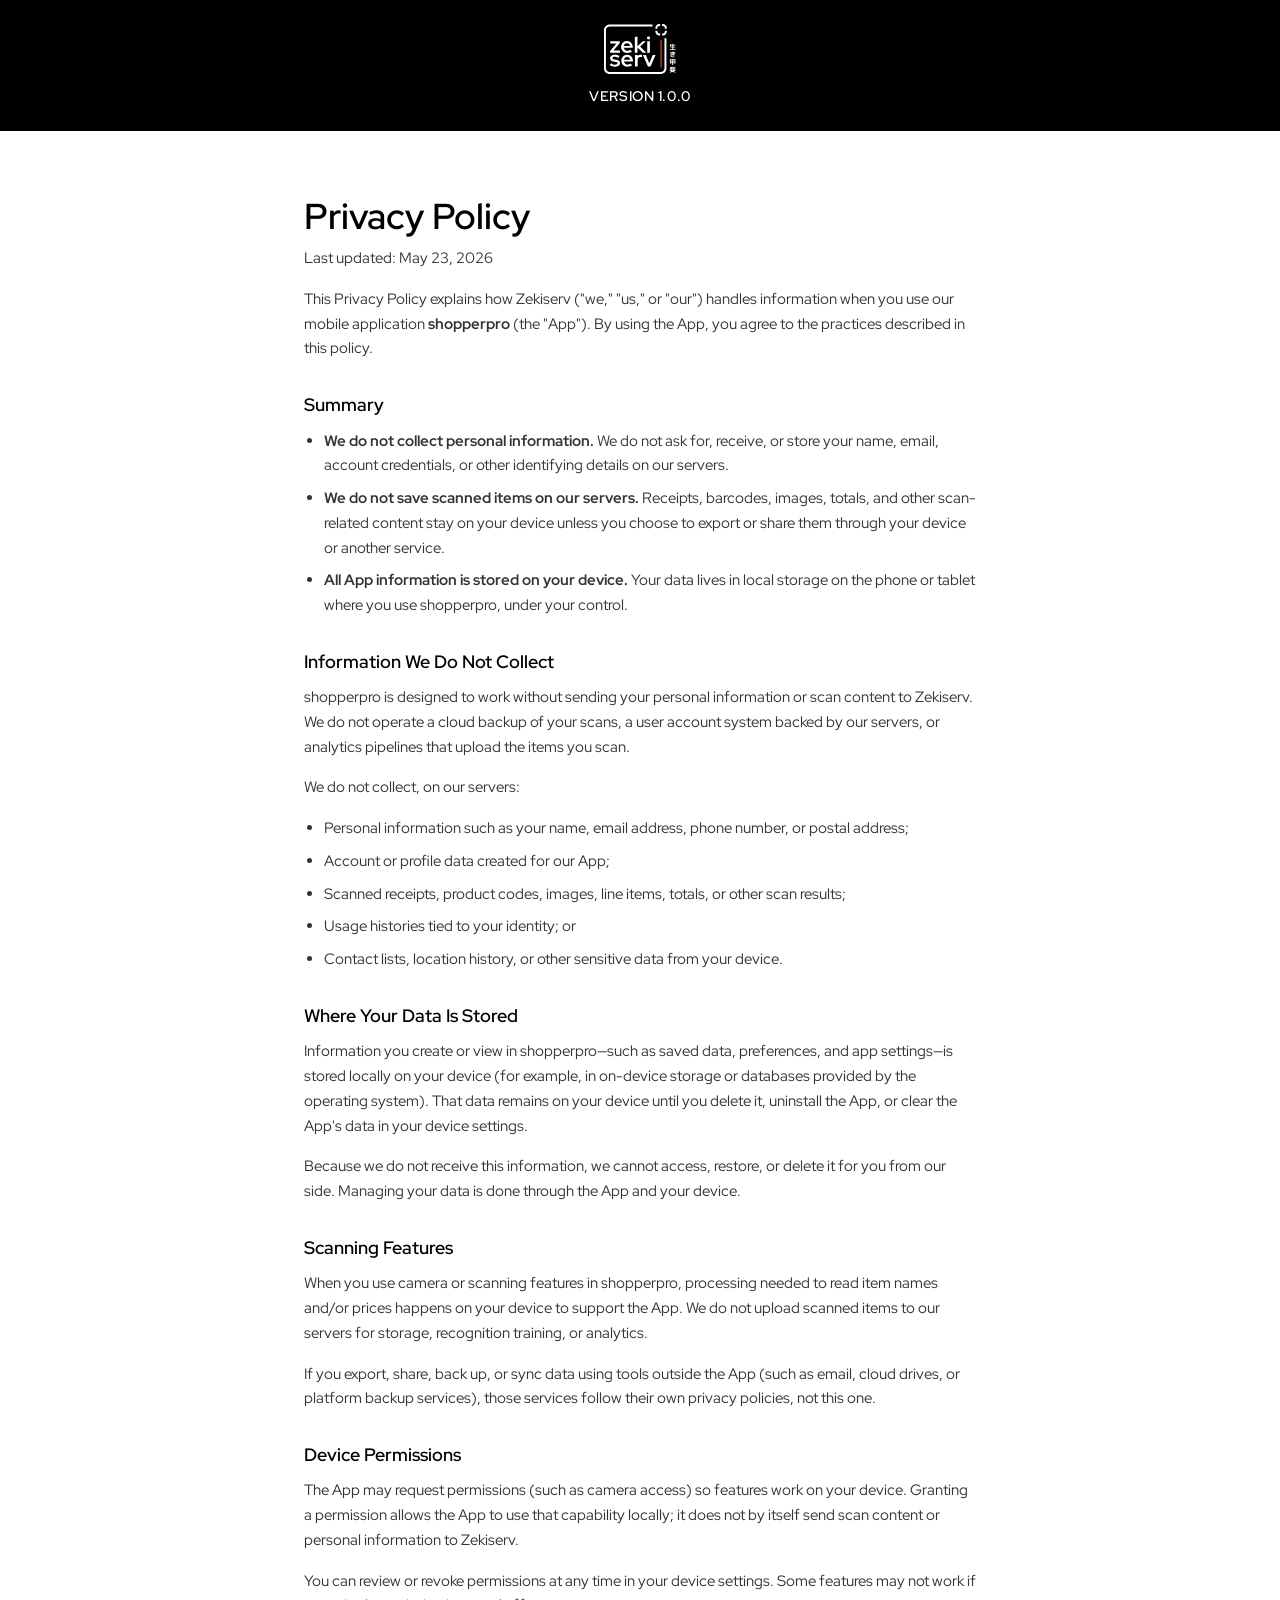
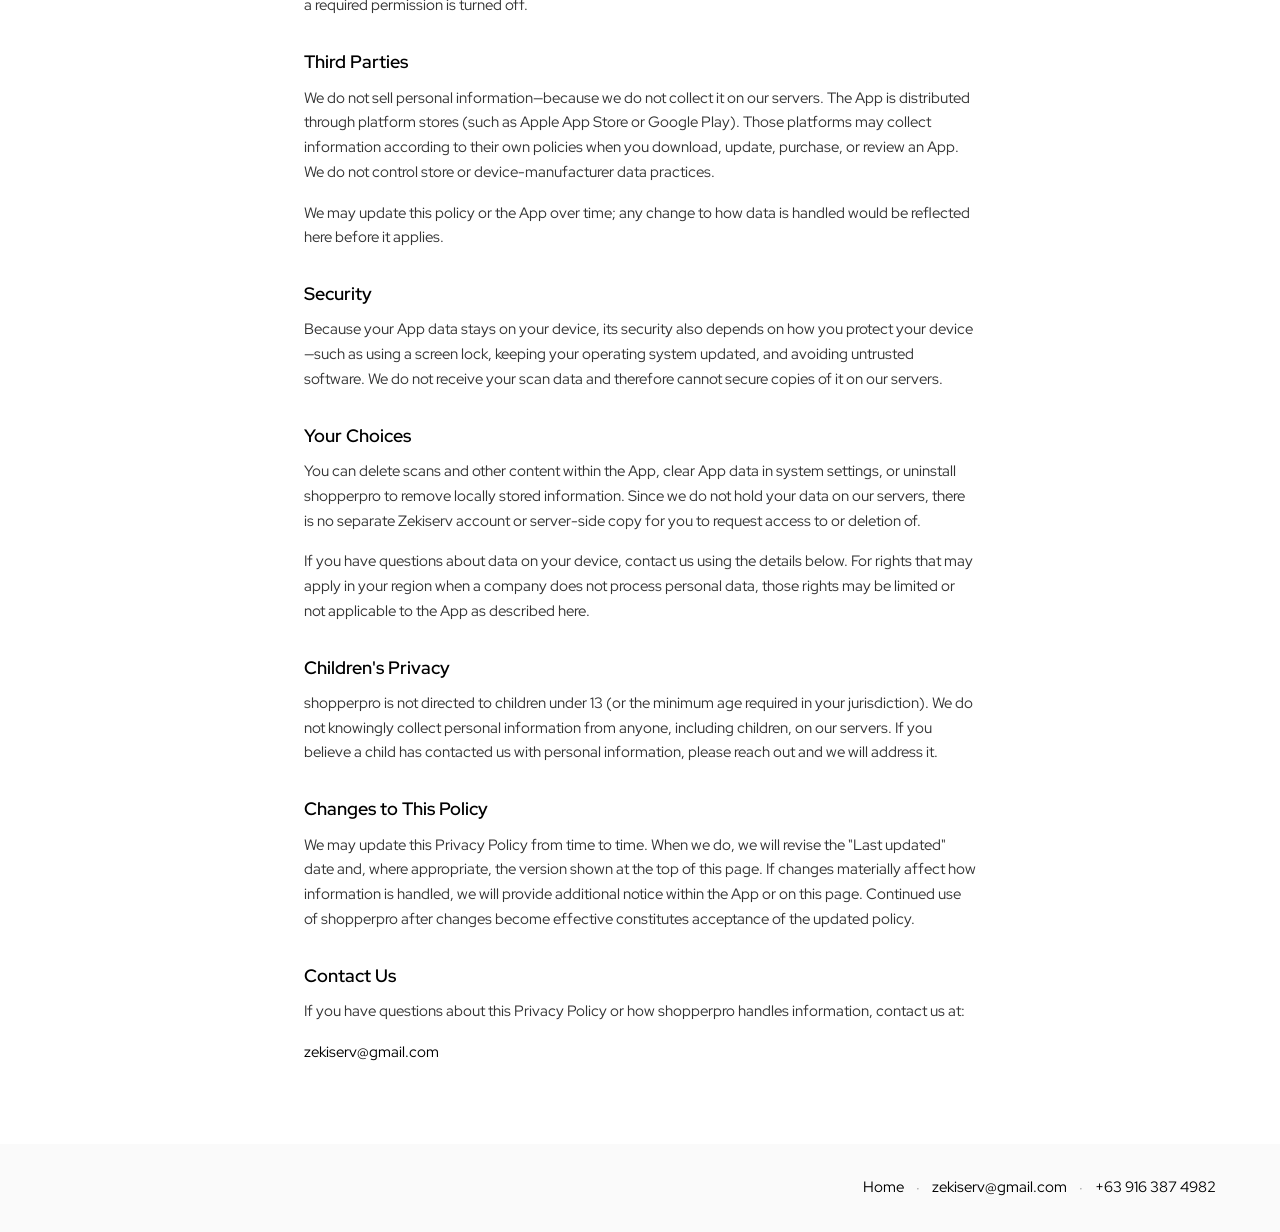
<file: shopperpro/privacy.html>
<!DOCTYPE html>
<html lang="en">
<head>
  <meta charset="UTF-8">
  <meta name="viewport" content="width=device-width, initial-scale=1.0">
  <title>Privacy Policy — Shopperpro — Zekiserv</title>
  <link rel="preconnect" href="https://fonts.googleapis.com">
  <link rel="preconnect" href="https://fonts.gstatic.com" crossorigin>
  <link href="https://fonts.googleapis.com/css2?family=Red+Hat+Display:wght@300..900&display=swap" rel="stylesheet">
  <link rel="stylesheet" href="../styles.css">
</head>
<body>
  <main class="legal-page">
    <header class="legal-header">
      <a href="../index.html" class="legal-logo">
        <img src="../zekiservlogo.svg" alt="Zekiserv Logo" width="150" height="50">
      </a>
      <p class="legal-header-version" aria-label="Policy version">Version 1.0.0</p>
    </header>

    <article class="legal-content" aria-labelledby="privacy-heading">
      <h1 id="privacy-heading">Privacy Policy</h1>
      <p class="legal-meta">Last updated: May 23, 2026</p>

      <p>
        This Privacy Policy explains how Zekiserv ("we," "us," or "our") handles information when you
        use our mobile application <strong>shopperpro</strong> (the "App"). By using the App, you agree to the practices described in this policy.
      </p>

      <h2>Summary</h2>
      <ul>
        <li><strong>We do not collect personal information.</strong> We do not ask for, receive, or store your name, email, account credentials, or other identifying details on our servers.</li>
        <li><strong>We do not save scanned items on our servers.</strong> Receipts, barcodes, images, totals, and other scan-related content stay on your device unless you choose to export or share them through your device or another service.</li>
        <li><strong>All App information is stored on your device.</strong> Your data lives in local storage on the phone or tablet where you use shopperpro, under your control.</li>
      </ul>

      <h2>Information We Do Not Collect</h2>
      <p>
        shopperpro is designed to work without sending your personal information or scan
        content to Zekiserv. We do not operate a cloud backup of your scans, a user account system
        backed by our servers, or analytics pipelines that upload the items you scan.
      </p>
      <p>We do not collect, on our servers:</p>
      <ul>
        <li>Personal information such as your name, email address, phone number, or postal address;</li>
        <li>Account or profile data created for our App;</li>
        <li>Scanned receipts, product codes, images, line items, totals, or other scan results;</li>
        <li>Usage histories tied to your identity; or</li>
        <li>Contact lists, location history, or other sensitive data from your device.</li>
      </ul>

      <h2>Where Your Data Is Stored</h2>
      <p>
        Information you create or view in shopperpro—such as saved data, preferences, and
        app settings—is stored locally on your device (for example, in on-device storage or databases
        provided by the operating system). That data remains on your device until you delete it,
        uninstall the App, or clear the App's data in your device settings.
      </p>
      <p>
        Because we do not receive this information, we cannot access, restore, or delete it for you
        from our side. Managing your data is done through the App and your device.
      </p>

      <h2>Scanning Features</h2>
      <p>
        When you use camera or scanning features in shopperpro, processing needed to read item names and/or prices happens on your device to support the App. We do not upload scanned items
        to our servers for storage, recognition training, or analytics.
      </p>
      <p>
        If you export, share, back up, or sync data using tools outside the App (such as email,
        cloud drives, or platform backup services), those services follow their own privacy policies,
        not this one.
      </p>

      <h2>Device Permissions</h2>
      <p>
        The App may request permissions (such as camera access) so features work on your device.
        Granting a permission allows the App to use that capability locally; it does not by itself
        send scan content or personal information to Zekiserv.
      </p>
      <p>
        You can review or revoke permissions at any time in your device settings. Some features may
        not work if a required permission is turned off.
      </p>

      <h2>Third Parties</h2>
      <p>
        We do not sell personal information—because we do not collect it on our servers. The App is
        distributed through platform stores (such as Apple App Store or Google Play). Those
        platforms may collect information according to their own policies when you download, update,
        purchase, or review an App. We do not control store or device-manufacturer data practices.
      </p>
      <p>
        We may update this policy or the App over time; any change to how data is handled would be
        reflected here before it applies.
      </p>

      <h2>Security</h2>
      <p>
        Because your App data stays on your device, its security also depends on how you protect your
        device—such as using a screen lock, keeping your operating system updated, and avoiding
        untrusted software. We do not receive your scan data and therefore cannot secure copies of it
        on our servers.
      </p>

      <h2>Your Choices</h2>
      <p>
        You can delete scans and other content within the App, clear App data in system settings, or
        uninstall shopperpro to remove locally stored information. Since we do not hold your
        data on our servers, there is no separate Zekiserv account or server-side copy for you to
        request access to or deletion of.
      </p>
      <p>
        If you have questions about data on your device, contact us using the details below. For
        rights that may apply in your region when a company does not process personal data, those
        rights may be limited or not applicable to the App as described here.
      </p>

      <h2>Children's Privacy</h2>
      <p>
        shopperpro is not directed to children under 13 (or the minimum age required in
        your jurisdiction). We do not knowingly collect personal information from anyone, including
        children, on our servers. If you believe a child has contacted us with personal information,
        please reach out and we will address it.
      </p>

      <h2>Changes to This Policy</h2>
      <p>
        We may update this Privacy Policy from time to time. When we do, we will revise the
        "Last updated" date and, where appropriate, the version shown at the top of this page. If
        changes materially affect how information is handled, we will provide additional notice within
        the App or on this page. Continued use of shopperpro after changes become effective
        constitutes acceptance of the updated policy.
      </p>

      <h2>Contact Us</h2>
      <p>
        If you have questions about this Privacy Policy or how shopperpro handles information,
        contact us at:
      </p>
      <p>
        <a id="privacy-email-link" href="#" data-obfuscated="bWFpbHRvOnpla2lzZXJ2QGdtYWlsLmNvbQ==">Loading...</a>
      </p>
    </article>

    <footer class="contact legal-footer" aria-label="Footer">
      <div class="contact-row">
        <a href="../index.html">Home</a>
        <span class="contact-sep">·</span>
        <a id="contact-email-link" href="#" data-obfuscated="bWFpbHRvOnpla2lzZXJ2QGdtYWlsLmNvbQ==">Loading...</a>
        <span class="contact-sep">·</span>
        <a id="contact-phone-link" href="#" data-obfuscated="dGVsOis2MyA5MTYgMzg3IDQ5ODI=">Loading...</a>
      </div>
    </footer>
  </main>

  <script src="../script.js"></script>
</body>
</html>
</file>
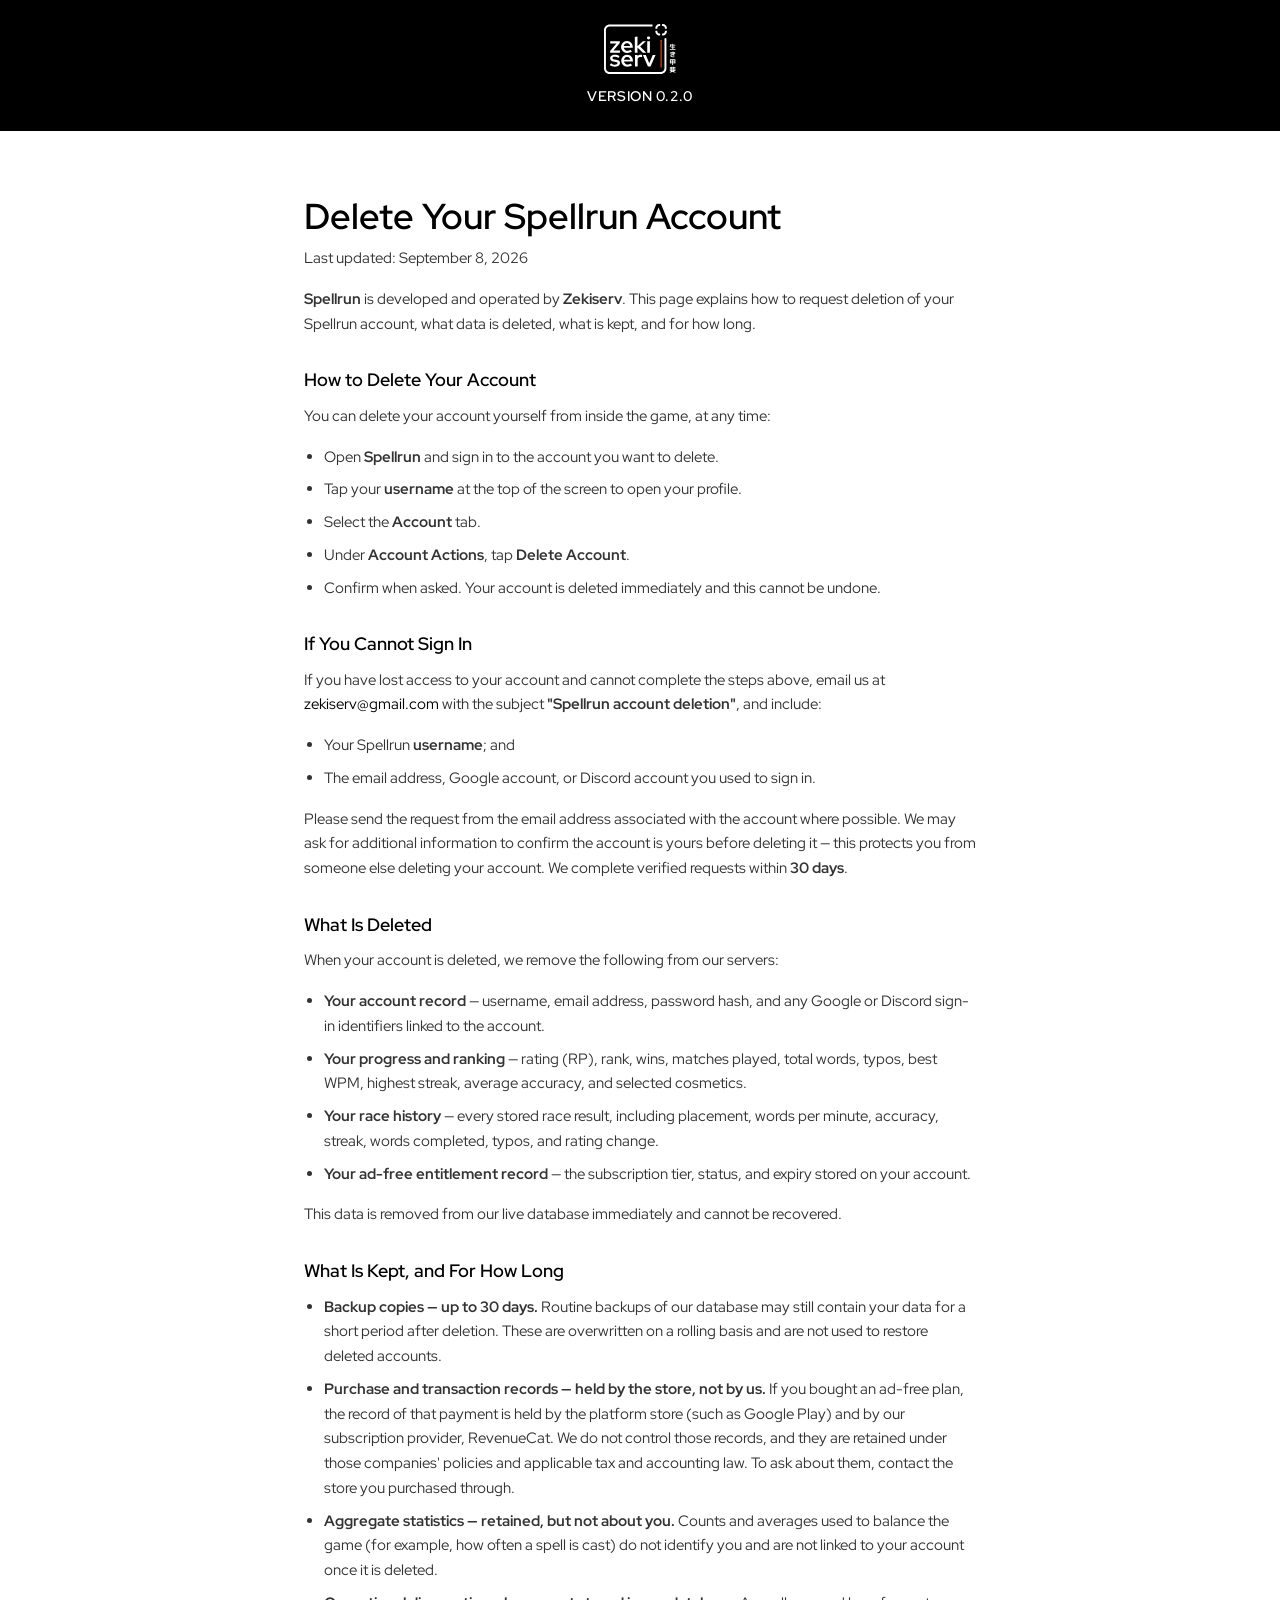
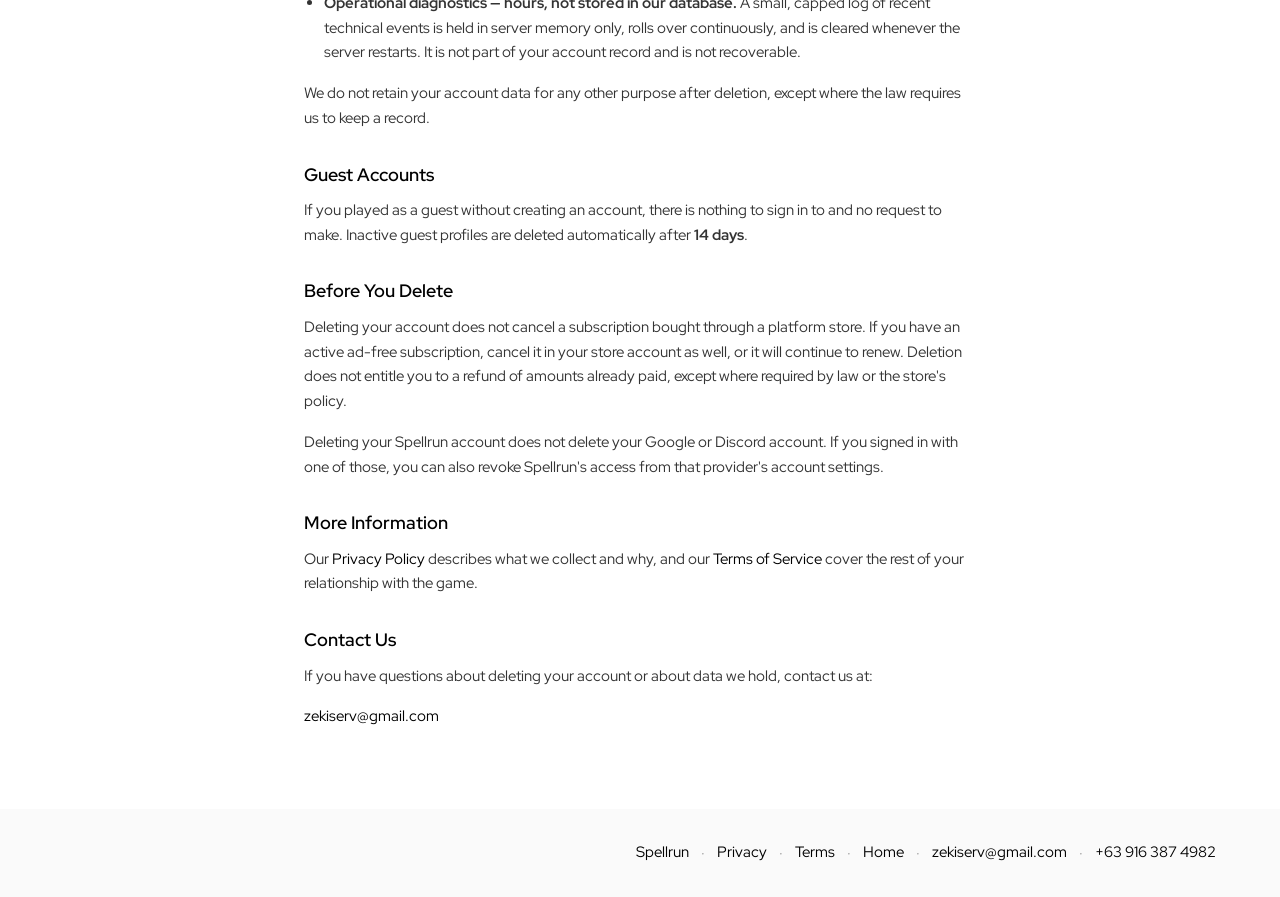
<file: games/spellrun/delete-account.html>
<!DOCTYPE html>
<html lang="en">
<head>
  <meta charset="UTF-8">
  <meta name="viewport" content="width=device-width, initial-scale=1.0">
  <title>Delete Your Account — Spellrun — Zekiserv</title>
  <meta name="description" content="How to delete your Spellrun account and what happens to your data.">
  <link rel="preconnect" href="https://fonts.googleapis.com">
  <link rel="preconnect" href="https://fonts.gstatic.com" crossorigin>
  <link href="https://fonts.googleapis.com/css2?family=Red+Hat+Display:wght@300..900&display=swap" rel="stylesheet">
  <link rel="stylesheet" href="../../styles.css">
</head>
<body>
  <main class="legal-page">
    <header class="legal-header">
      <a href="../../index.html" class="legal-logo">
        <img src="../../zekiservlogo.svg" alt="Zekiserv Logo" width="150" height="50">
      </a>
      <p class="legal-header-version" aria-label="Game version">Version 0.2.0</p>
    </header>

    <article class="legal-content" aria-labelledby="delete-heading">
      <h1 id="delete-heading">Delete Your Spellrun Account</h1>
      <p class="legal-meta">Last updated: September 8, 2026</p>

      <p>
        <strong>Spellrun</strong> is developed and operated by <strong>Zekiserv</strong>. This page explains
        how to request deletion of your Spellrun account, what data is deleted, what is kept, and for how
        long.
      </p>

      <h2>How to Delete Your Account</h2>
      <p>You can delete your account yourself from inside the game, at any time:</p>
      <ul>
        <li>Open <strong>Spellrun</strong> and sign in to the account you want to delete.</li>
        <li>Tap your <strong>username</strong> at the top of the screen to open your profile.</li>
        <li>Select the <strong>Account</strong> tab.</li>
        <li>Under <strong>Account Actions</strong>, tap <strong>Delete Account</strong>.</li>
        <li>Confirm when asked. Your account is deleted immediately and this cannot be undone.</li>
      </ul>

      <h2>If You Cannot Sign In</h2>
      <p>
        If you have lost access to your account and cannot complete the steps above, email us at
        <a id="delete-email-link" href="#" data-obfuscated="bWFpbHRvOnpla2lzZXJ2QGdtYWlsLmNvbQ==">Loading...</a>
        with the subject <strong>"Spellrun account deletion"</strong>, and include:
      </p>
      <ul>
        <li>Your Spellrun <strong>username</strong>; and</li>
        <li>The email address, Google account, or Discord account you used to sign in.</li>
      </ul>
      <p>
        Please send the request from the email address associated with the account where possible. We may
        ask for additional information to confirm the account is yours before deleting it &mdash; this
        protects you from someone else deleting your account. We complete verified requests within
        <strong>30 days</strong>.
      </p>

      <h2>What Is Deleted</h2>
      <p>When your account is deleted, we remove the following from our servers:</p>
      <ul>
        <li><strong>Your account record</strong> &mdash; username, email address, password hash, and any Google or Discord sign-in identifiers linked to the account.</li>
        <li><strong>Your progress and ranking</strong> &mdash; rating (RP), rank, wins, matches played, total words, typos, best WPM, highest streak, average accuracy, and selected cosmetics.</li>
        <li><strong>Your race history</strong> &mdash; every stored race result, including placement, words per minute, accuracy, streak, words completed, typos, and rating change.</li>
        <li><strong>Your ad-free entitlement record</strong> &mdash; the subscription tier, status, and expiry stored on your account.</li>
      </ul>
      <p>This data is removed from our live database immediately and cannot be recovered.</p>

      <h2>What Is Kept, and For How Long</h2>
      <ul>
        <li><strong>Backup copies &mdash; up to 30 days.</strong> Routine backups of our database may still contain your data for a short period after deletion. These are overwritten on a rolling basis and are not used to restore deleted accounts.</li>
        <li><strong>Purchase and transaction records &mdash; held by the store, not by us.</strong> If you bought an ad-free plan, the record of that payment is held by the platform store (such as Google Play) and by our subscription provider, RevenueCat. We do not control those records, and they are retained under those companies' policies and applicable tax and accounting law. To ask about them, contact the store you purchased through.</li>
        <li><strong>Aggregate statistics &mdash; retained, but not about you.</strong> Counts and averages used to balance the game (for example, how often a spell is cast) do not identify you and are not linked to your account once it is deleted.</li>
        <li><strong>Operational diagnostics &mdash; hours, not stored in our database.</strong> A small, capped log of recent technical events is held in server memory only, rolls over continuously, and is cleared whenever the server restarts. It is not part of your account record and is not recoverable.</li>
      </ul>
      <p>
        We do not retain your account data for any other purpose after deletion, except where the law
        requires us to keep a record.
      </p>

      <h2>Guest Accounts</h2>
      <p>
        If you played as a guest without creating an account, there is nothing to sign in to and no request
        to make. Inactive guest profiles are deleted automatically after <strong>14 days</strong>.
      </p>

      <h2>Before You Delete</h2>
      <p>
        Deleting your account does not cancel a subscription bought through a platform store. If you have
        an active ad-free subscription, cancel it in your store account as well, or it will continue to
        renew. Deletion does not entitle you to a refund of amounts already paid, except where required by
        law or the store's policy.
      </p>
      <p>
        Deleting your Spellrun account does not delete your Google or Discord account. If you signed in
        with one of those, you can also revoke Spellrun's access from that provider's account settings.
      </p>

      <h2>More Information</h2>
      <p>
        Our <a href="privacy.html">Privacy Policy</a> describes what we collect and why, and our
        <a href="terms.html">Terms of Service</a> cover the rest of your relationship with the game.
      </p>

      <h2>Contact Us</h2>
      <p>
        If you have questions about deleting your account or about data we hold, contact us at:
      </p>
      <p>
        <a id="delete-contact-link" href="#" data-obfuscated="bWFpbHRvOnpla2lzZXJ2QGdtYWlsLmNvbQ==">Loading...</a>
      </p>
    </article>

    <footer class="contact legal-footer" aria-label="Footer">
      <div class="contact-row">
        <a href="index.html">Spellrun</a>
        <span class="contact-sep">·</span>
        <a href="privacy.html">Privacy</a>
        <span class="contact-sep">·</span>
        <a href="terms.html">Terms</a>
        <span class="contact-sep">·</span>
        <a href="../../index.html">Home</a>
        <span class="contact-sep">·</span>
        <a id="contact-email-link" href="#" data-obfuscated="bWFpbHRvOnpla2lzZXJ2QGdtYWlsLmNvbQ==">Loading...</a>
        <span class="contact-sep">·</span>
        <a id="contact-phone-link" href="#" data-obfuscated="dGVsOis2MyA5MTYgMzg3IDQ5ODI=">Loading...</a>
      </div>
    </footer>
  </main>

  <script src="../../script.js"></script>
</body>
</html>
</file>
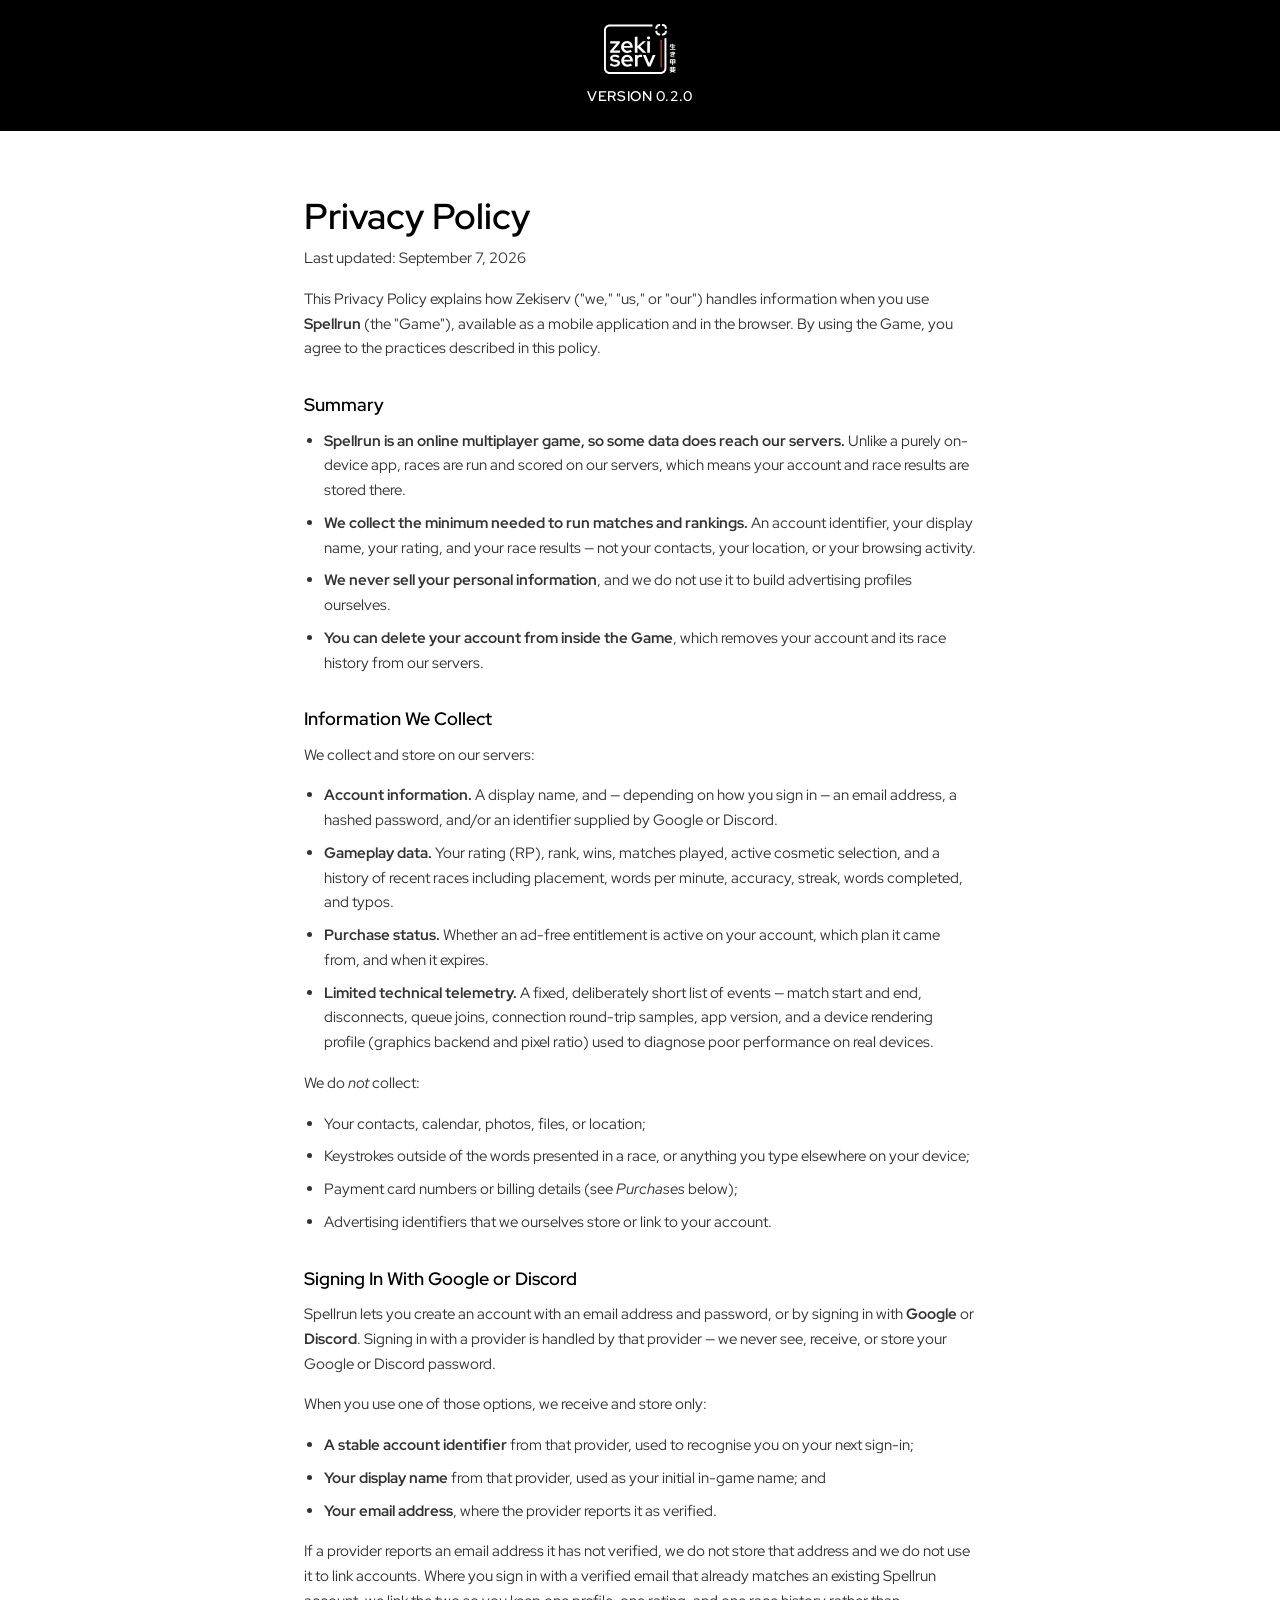
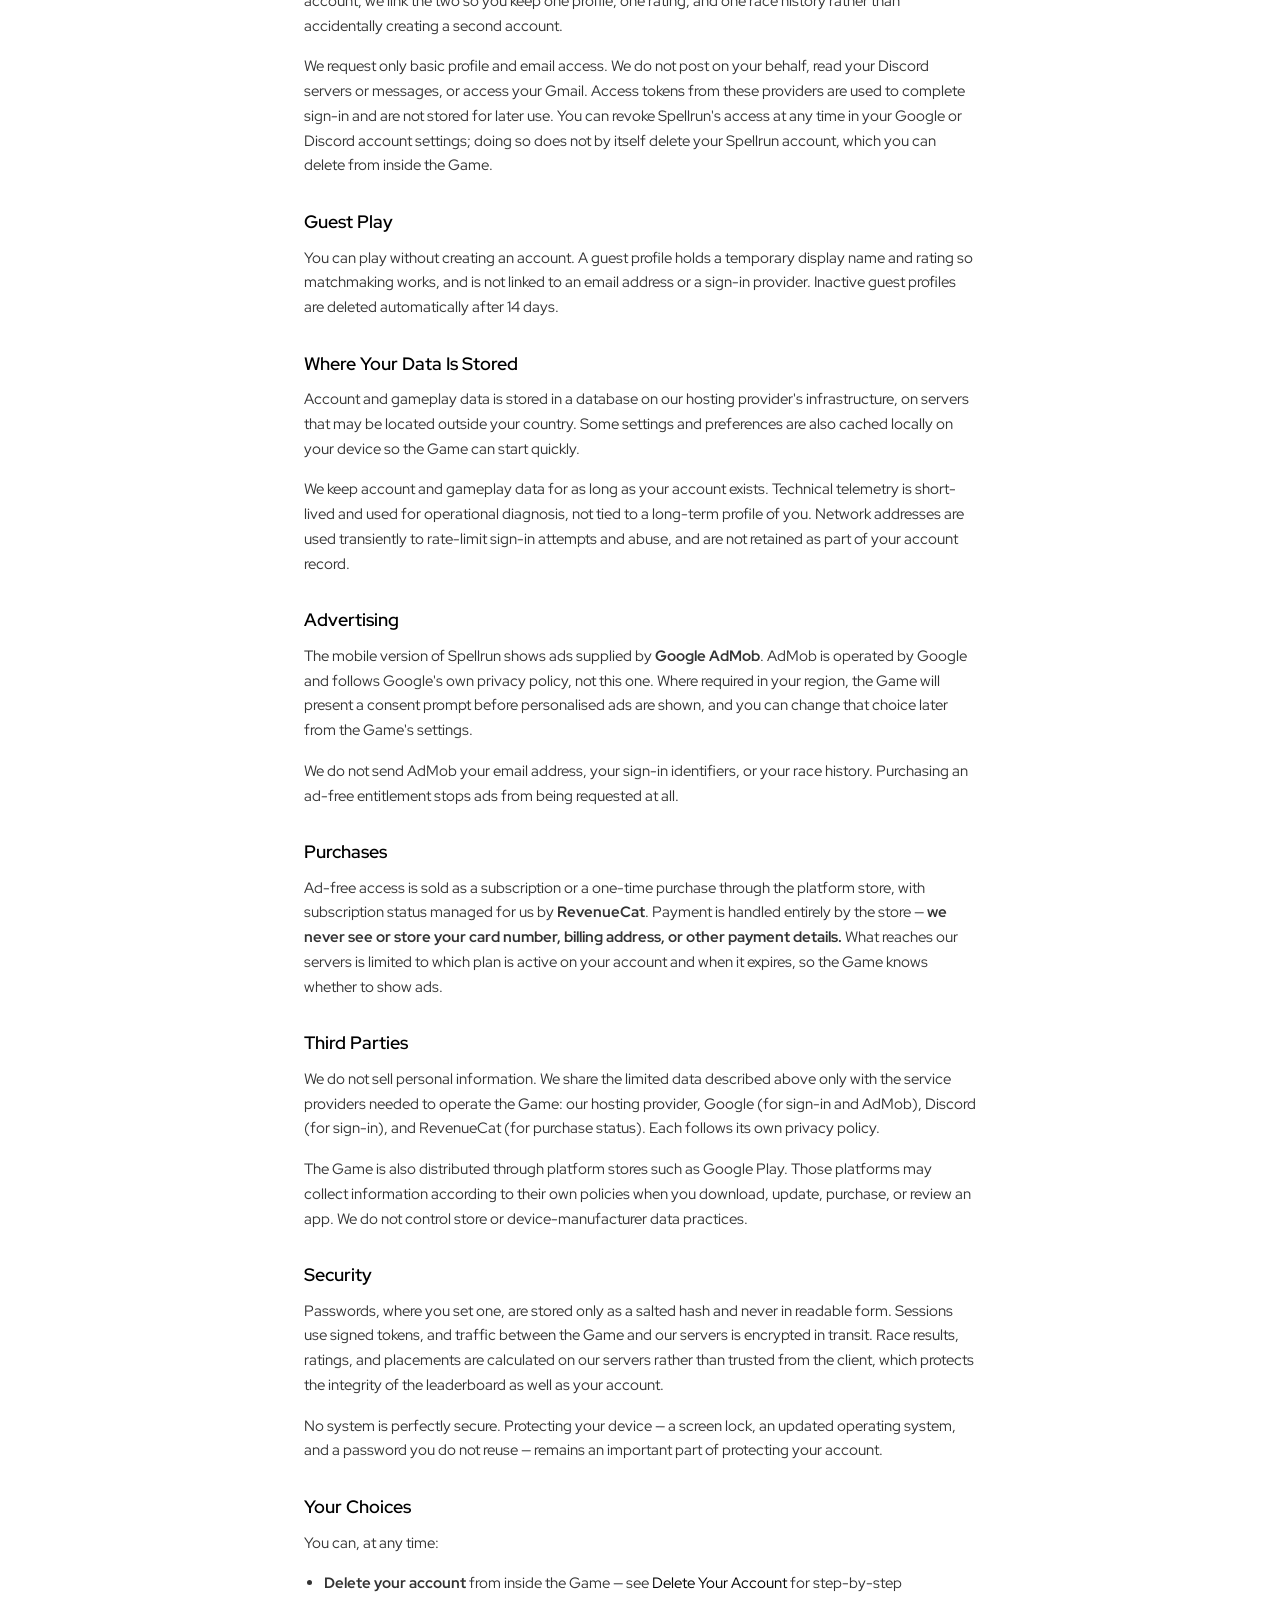
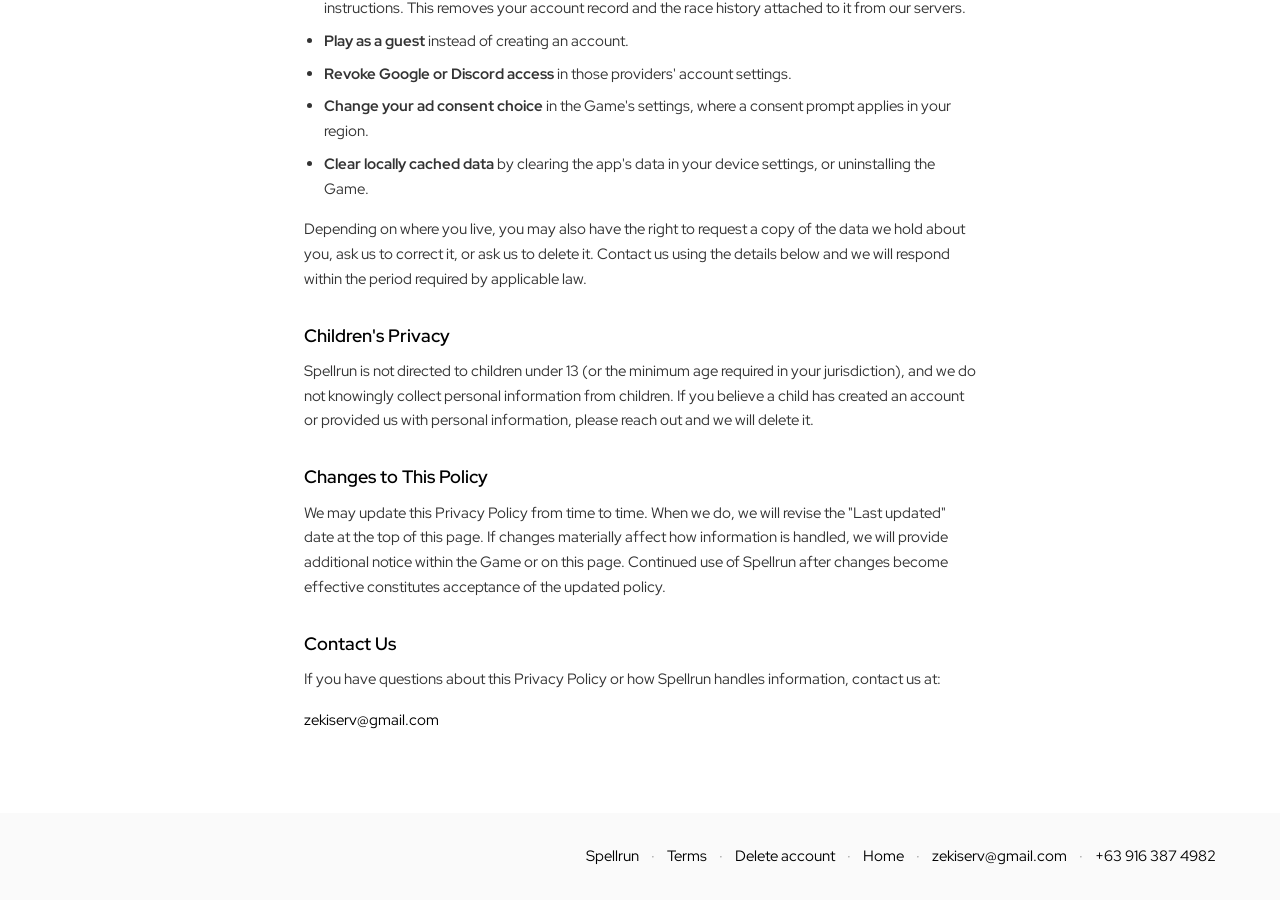
<file: games/spellrun/privacy.html>
<!DOCTYPE html>
<html lang="en">
<head>
  <meta charset="UTF-8">
  <meta name="viewport" content="width=device-width, initial-scale=1.0">
  <title>Privacy Policy — Spellrun — Zekiserv</title>
  <link rel="preconnect" href="https://fonts.googleapis.com">
  <link rel="preconnect" href="https://fonts.gstatic.com" crossorigin>
  <link href="https://fonts.googleapis.com/css2?family=Red+Hat+Display:wght@300..900&display=swap" rel="stylesheet">
  <link rel="stylesheet" href="../../styles.css">
</head>
<body>
  <main class="legal-page">
    <header class="legal-header">
      <a href="../../index.html" class="legal-logo">
        <img src="../../zekiservlogo.svg" alt="Zekiserv Logo" width="150" height="50">
      </a>
      <p class="legal-header-version" aria-label="Game version">Version 0.2.0</p>
    </header>

    <article class="legal-content" aria-labelledby="privacy-heading">
      <h1 id="privacy-heading">Privacy Policy</h1>
      <p class="legal-meta">Last updated: September 7, 2026</p>

      <p>
        This Privacy Policy explains how Zekiserv ("we," "us," or "our") handles information when you
        use <strong>Spellrun</strong> (the "Game"), available as a mobile application and in the browser.
        By using the Game, you agree to the practices described in this policy.
      </p>

      <h2>Summary</h2>
      <ul>
        <li><strong>Spellrun is an online multiplayer game, so some data does reach our servers.</strong> Unlike a purely on-device app, races are run and scored on our servers, which means your account and race results are stored there.</li>
        <li><strong>We collect the minimum needed to run matches and rankings.</strong> An account identifier, your display name, your rating, and your race results &mdash; not your contacts, your location, or your browsing activity.</li>
        <li><strong>We never sell your personal information</strong>, and we do not use it to build advertising profiles ourselves.</li>
        <li><strong>You can delete your account from inside the Game</strong>, which removes your account and its race history from our servers.</li>
      </ul>

      <h2>Information We Collect</h2>
      <p>We collect and store on our servers:</p>
      <ul>
        <li><strong>Account information.</strong> A display name, and &mdash; depending on how you sign in &mdash; an email address, a hashed password, and/or an identifier supplied by Google or Discord.</li>
        <li><strong>Gameplay data.</strong> Your rating (RP), rank, wins, matches played, active cosmetic selection, and a history of recent races including placement, words per minute, accuracy, streak, words completed, and typos.</li>
        <li><strong>Purchase status.</strong> Whether an ad-free entitlement is active on your account, which plan it came from, and when it expires.</li>
        <li><strong>Limited technical telemetry.</strong> A fixed, deliberately short list of events &mdash; match start and end, disconnects, queue joins, connection round-trip samples, app version, and a device rendering profile (graphics backend and pixel ratio) used to diagnose poor performance on real devices.</li>
      </ul>
      <p>We do <em>not</em> collect:</p>
      <ul>
        <li>Your contacts, calendar, photos, files, or location;</li>
        <li>Keystrokes outside of the words presented in a race, or anything you type elsewhere on your device;</li>
        <li>Payment card numbers or billing details (see <em>Purchases</em> below);</li>
        <li>Advertising identifiers that we ourselves store or link to your account.</li>
      </ul>

      <h2>Signing In With Google or Discord</h2>
      <p>
        Spellrun lets you create an account with an email address and password, or by signing in with
        <strong>Google</strong> or <strong>Discord</strong>. Signing in with a provider is handled by that
        provider &mdash; we never see, receive, or store your Google or Discord password.
      </p>
      <p>When you use one of those options, we receive and store only:</p>
      <ul>
        <li><strong>A stable account identifier</strong> from that provider, used to recognise you on your next sign-in;</li>
        <li><strong>Your display name</strong> from that provider, used as your initial in-game name; and</li>
        <li><strong>Your email address</strong>, where the provider reports it as verified.</li>
      </ul>
      <p>
        If a provider reports an email address it has not verified, we do not store that address and we do
        not use it to link accounts. Where you sign in with a verified email that already matches an existing
        Spellrun account, we link the two so you keep one profile, one rating, and one race history rather
        than accidentally creating a second account.
      </p>
      <p>
        We request only basic profile and email access. We do not post on your behalf, read your Discord
        servers or messages, or access your Gmail. Access tokens from these providers are used to complete
        sign-in and are not stored for later use. You can revoke Spellrun's access at any time in your
        Google or Discord account settings; doing so does not by itself delete your Spellrun account, which
        you can delete from inside the Game.
      </p>

      <h2>Guest Play</h2>
      <p>
        You can play without creating an account. A guest profile holds a temporary display name and
        rating so matchmaking works, and is not linked to an email address or a sign-in provider. Inactive
        guest profiles are deleted automatically after 14 days.
      </p>

      <h2>Where Your Data Is Stored</h2>
      <p>
        Account and gameplay data is stored in a database on our hosting provider's infrastructure, on
        servers that may be located outside your country. Some settings and preferences are also cached
        locally on your device so the Game can start quickly.
      </p>
      <p>
        We keep account and gameplay data for as long as your account exists. Technical telemetry is
        short-lived and used for operational diagnosis, not tied to a long-term profile of you. Network
        addresses are used transiently to rate-limit sign-in attempts and abuse, and are not retained as
        part of your account record.
      </p>

      <h2>Advertising</h2>
      <p>
        The mobile version of Spellrun shows ads supplied by <strong>Google AdMob</strong>. AdMob is
        operated by Google and follows Google's own privacy policy, not this one. Where required in your
        region, the Game will present a consent prompt before personalised ads are shown, and you can
        change that choice later from the Game's settings.
      </p>
      <p>
        We do not send AdMob your email address, your sign-in identifiers, or your race history. Purchasing
        an ad-free entitlement stops ads from being requested at all.
      </p>

      <h2>Purchases</h2>
      <p>
        Ad-free access is sold as a subscription or a one-time purchase through the platform store, with
        subscription status managed for us by <strong>RevenueCat</strong>. Payment is handled entirely by
        the store &mdash; <strong>we never see or store your card number, billing address, or other payment
        details.</strong> What reaches our servers is limited to which plan is active on your account and
        when it expires, so the Game knows whether to show ads.
      </p>

      <h2>Third Parties</h2>
      <p>
        We do not sell personal information. We share the limited data described above only with the
        service providers needed to operate the Game: our hosting provider, Google (for sign-in and
        AdMob), Discord (for sign-in), and RevenueCat (for purchase status). Each follows its own privacy
        policy.
      </p>
      <p>
        The Game is also distributed through platform stores such as Google Play. Those platforms may
        collect information according to their own policies when you download, update, purchase, or review
        an app. We do not control store or device-manufacturer data practices.
      </p>

      <h2>Security</h2>
      <p>
        Passwords, where you set one, are stored only as a salted hash and never in readable form. Sessions
        use signed tokens, and traffic between the Game and our servers is encrypted in transit. Race
        results, ratings, and placements are calculated on our servers rather than trusted from the client,
        which protects the integrity of the leaderboard as well as your account.
      </p>
      <p>
        No system is perfectly secure. Protecting your device &mdash; a screen lock, an updated operating
        system, and a password you do not reuse &mdash; remains an important part of protecting your account.
      </p>

      <h2>Your Choices</h2>
      <p>You can, at any time:</p>
      <ul>
        <li><strong>Delete your account</strong> from inside the Game &mdash; see <a href="delete-account.html">Delete Your Account</a> for step-by-step instructions. This removes your account record and the race history attached to it from our servers.</li>
        <li><strong>Play as a guest</strong> instead of creating an account.</li>
        <li><strong>Revoke Google or Discord access</strong> in those providers' account settings.</li>
        <li><strong>Change your ad consent choice</strong> in the Game's settings, where a consent prompt applies in your region.</li>
        <li><strong>Clear locally cached data</strong> by clearing the app's data in your device settings, or uninstalling the Game.</li>
      </ul>
      <p>
        Depending on where you live, you may also have the right to request a copy of the data we hold
        about you, ask us to correct it, or ask us to delete it. Contact us using the details below and we
        will respond within the period required by applicable law.
      </p>

      <h2>Children's Privacy</h2>
      <p>
        Spellrun is not directed to children under 13 (or the minimum age required in your jurisdiction),
        and we do not knowingly collect personal information from children. If you believe a child has
        created an account or provided us with personal information, please reach out and we will delete it.
      </p>

      <h2>Changes to This Policy</h2>
      <p>
        We may update this Privacy Policy from time to time. When we do, we will revise the
        "Last updated" date at the top of this page. If changes materially affect how information is
        handled, we will provide additional notice within the Game or on this page. Continued use of
        Spellrun after changes become effective constitutes acceptance of the updated policy.
      </p>

      <h2>Contact Us</h2>
      <p>
        If you have questions about this Privacy Policy or how Spellrun handles information, contact us at:
      </p>
      <p>
        <a id="privacy-email-link" href="#" data-obfuscated="bWFpbHRvOnpla2lzZXJ2QGdtYWlsLmNvbQ==">Loading...</a>
      </p>
    </article>

    <footer class="contact legal-footer" aria-label="Footer">
      <div class="contact-row">
        <a href="index.html">Spellrun</a>
        <span class="contact-sep">·</span>
        <a href="terms.html">Terms</a>
        <span class="contact-sep">·</span>
        <a href="delete-account.html">Delete account</a>
        <span class="contact-sep">·</span>
        <a href="../../index.html">Home</a>
        <span class="contact-sep">·</span>
        <a id="contact-email-link" href="#" data-obfuscated="bWFpbHRvOnpla2lzZXJ2QGdtYWlsLmNvbQ==">Loading...</a>
        <span class="contact-sep">·</span>
        <a id="contact-phone-link" href="#" data-obfuscated="dGVsOis2MyA5MTYgMzg3IDQ5ODI=">Loading...</a>
      </div>
    </footer>
  </main>

  <script src="../../script.js"></script>
</body>
</html>
</file>
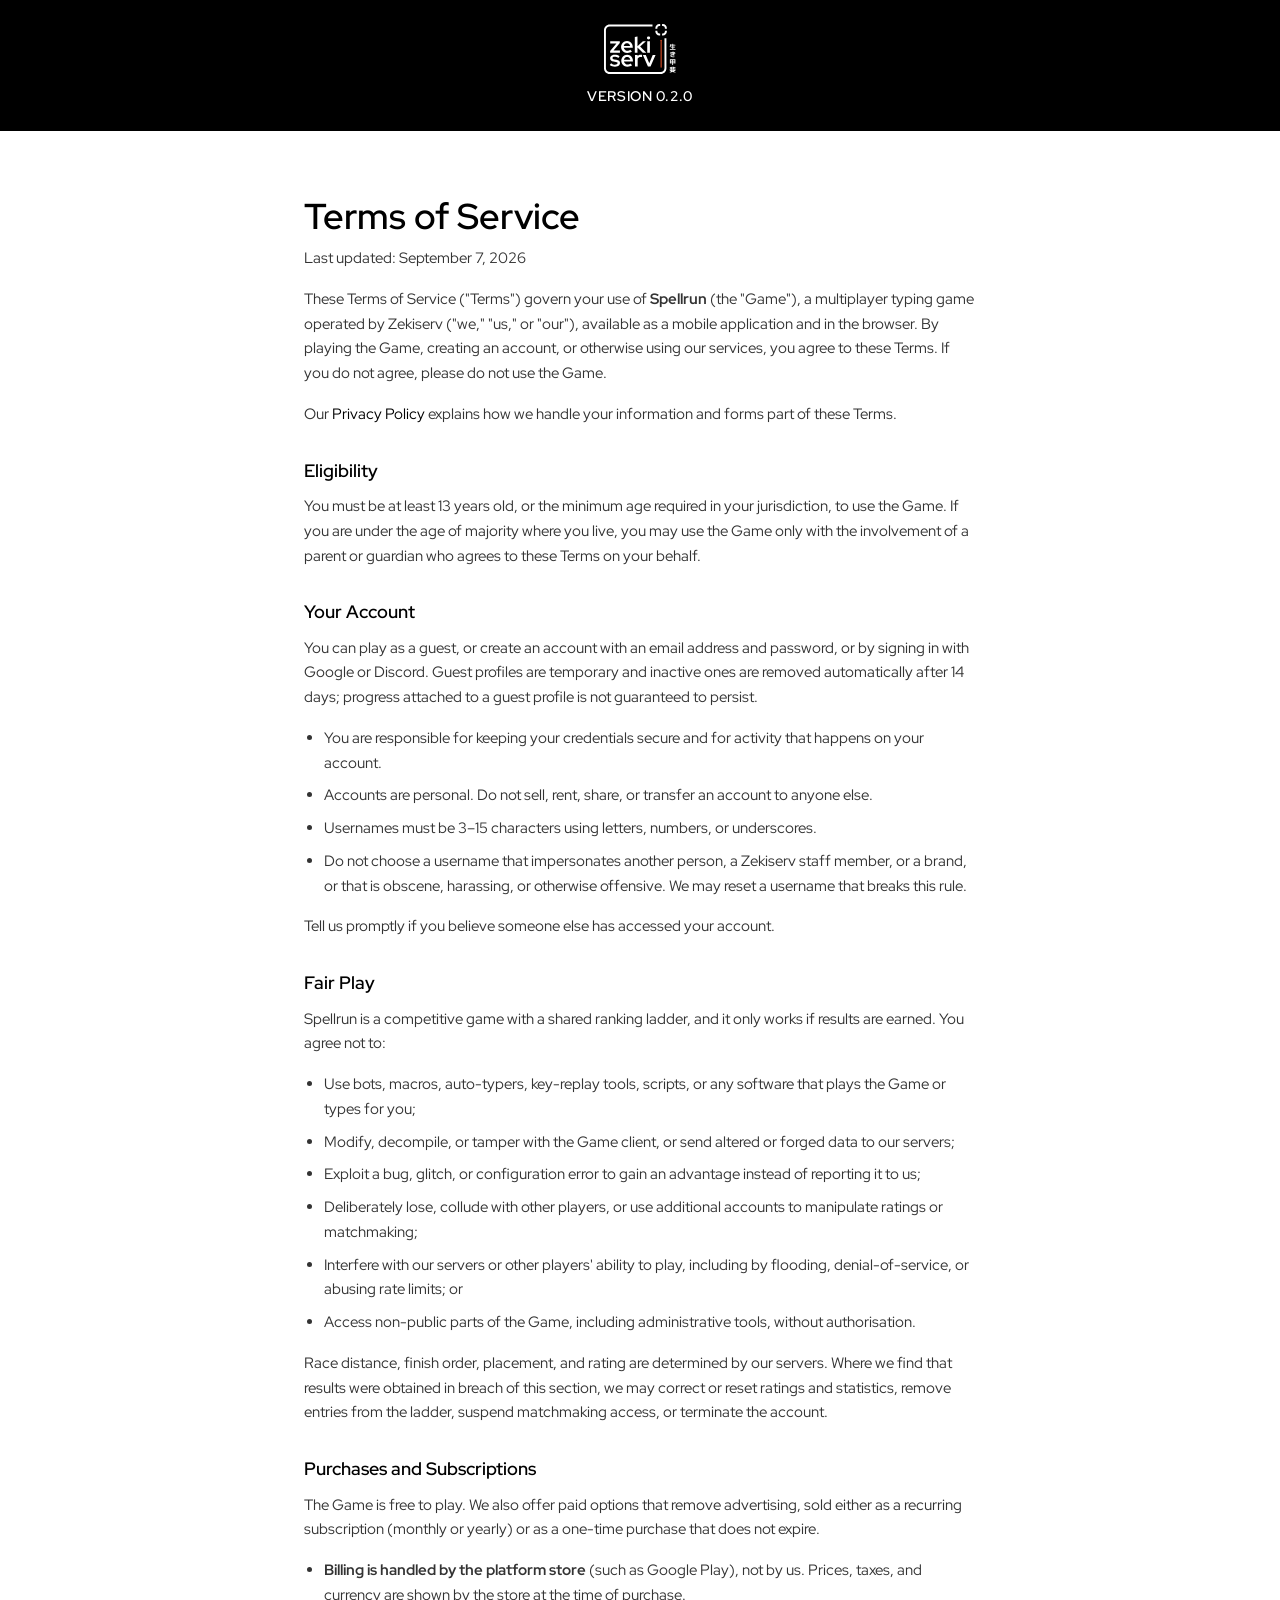
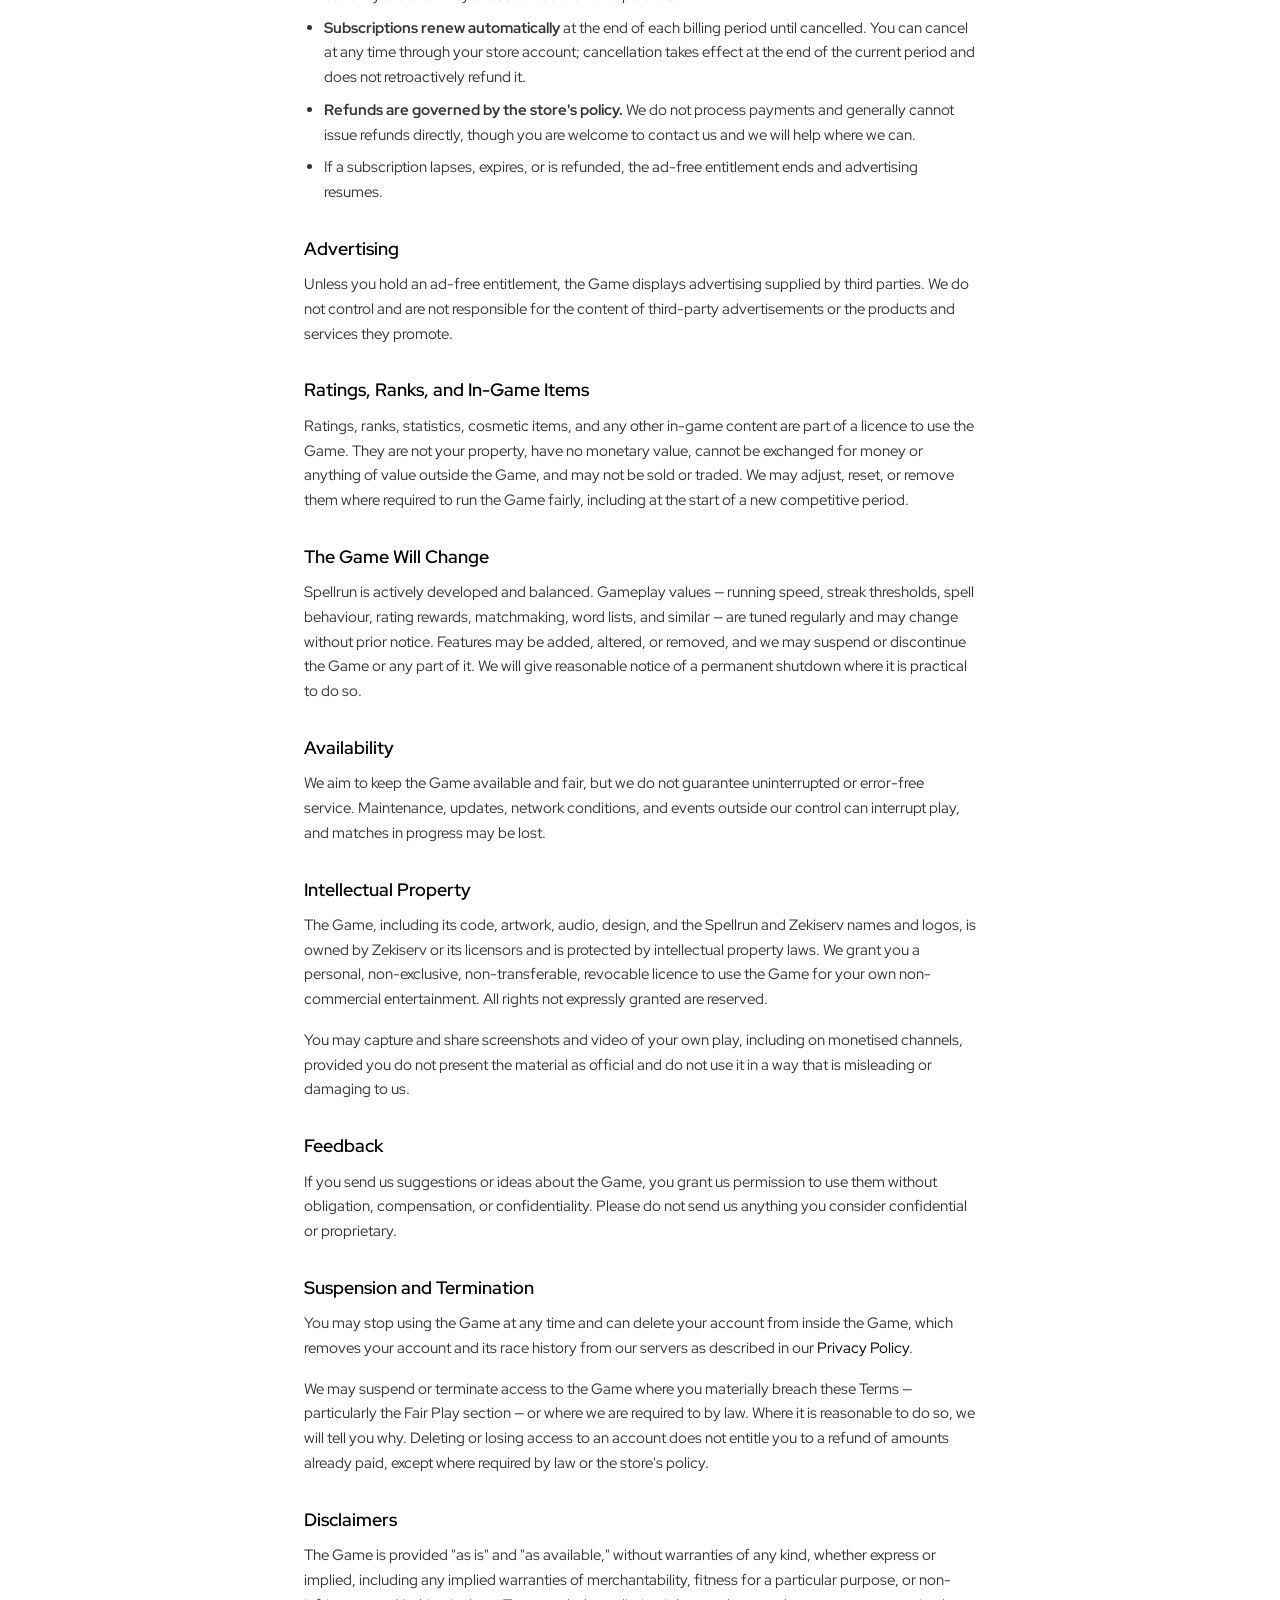
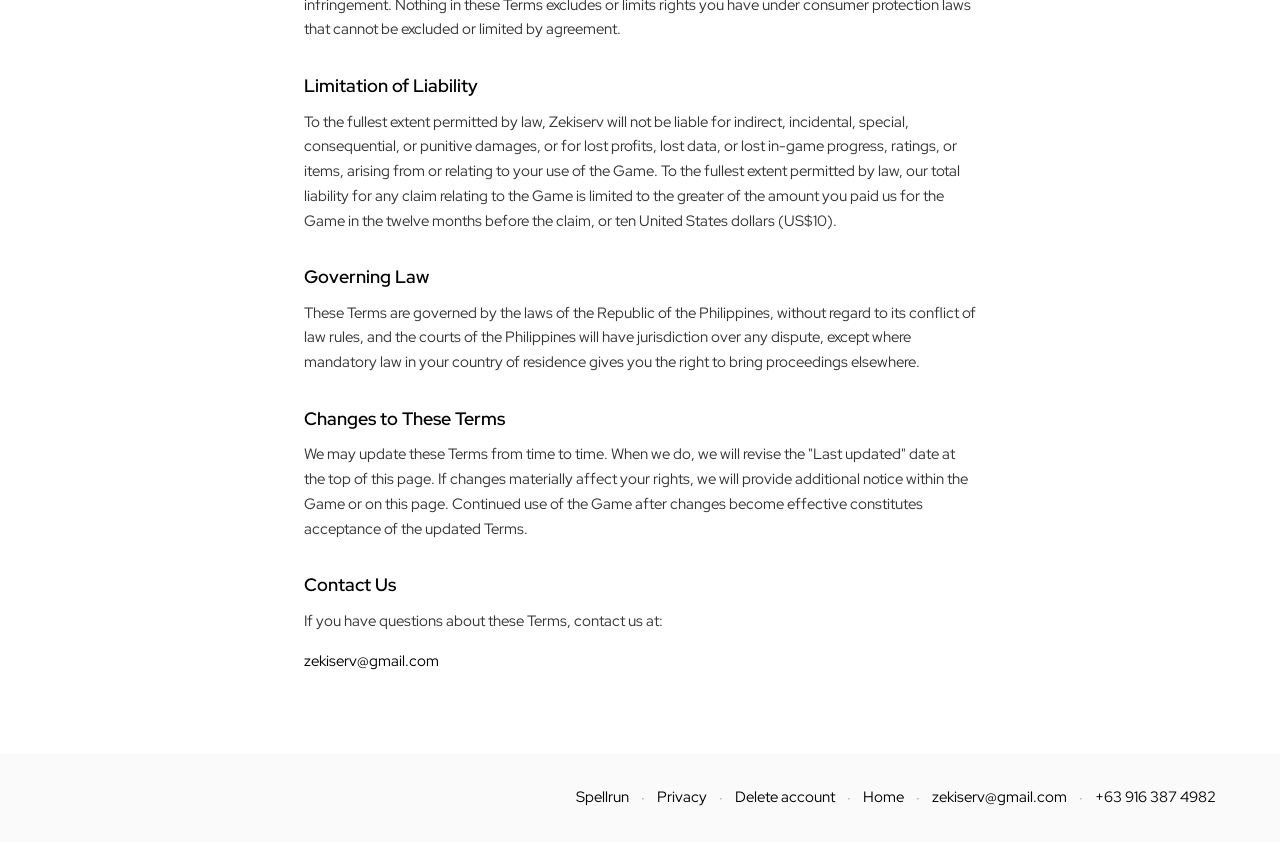
<file: games/spellrun/terms.html>
<!DOCTYPE html>
<html lang="en">
<head>
  <meta charset="UTF-8">
  <meta name="viewport" content="width=device-width, initial-scale=1.0">
  <title>Terms of Service — Spellrun — Zekiserv</title>
  <link rel="preconnect" href="https://fonts.googleapis.com">
  <link rel="preconnect" href="https://fonts.gstatic.com" crossorigin>
  <link href="https://fonts.googleapis.com/css2?family=Red+Hat+Display:wght@300..900&display=swap" rel="stylesheet">
  <link rel="stylesheet" href="../../styles.css">
</head>
<body>
  <main class="legal-page">
    <header class="legal-header">
      <a href="../../index.html" class="legal-logo">
        <img src="../../zekiservlogo.svg" alt="Zekiserv Logo" width="150" height="50">
      </a>
      <p class="legal-header-version" aria-label="Game version">Version 0.2.0</p>
    </header>

    <article class="legal-content" aria-labelledby="terms-heading">
      <h1 id="terms-heading">Terms of Service</h1>
      <p class="legal-meta">Last updated: September 7, 2026</p>

      <p>
        These Terms of Service ("Terms") govern your use of <strong>Spellrun</strong> (the "Game"), a
        multiplayer typing game operated by Zekiserv ("we," "us," or "our"), available as a mobile
        application and in the browser. By playing the Game, creating an account, or otherwise using our
        services, you agree to these Terms. If you do not agree, please do not use the Game.
      </p>
      <p>
        Our <a href="privacy.html">Privacy Policy</a> explains how we handle your information and forms
        part of these Terms.
      </p>

      <h2>Eligibility</h2>
      <p>
        You must be at least 13 years old, or the minimum age required in your jurisdiction, to use the
        Game. If you are under the age of majority where you live, you may use the Game only with the
        involvement of a parent or guardian who agrees to these Terms on your behalf.
      </p>

      <h2>Your Account</h2>
      <p>
        You can play as a guest, or create an account with an email address and password, or by signing in
        with Google or Discord. Guest profiles are temporary and inactive ones are removed automatically
        after 14 days; progress attached to a guest profile is not guaranteed to persist.
      </p>
      <ul>
        <li>You are responsible for keeping your credentials secure and for activity that happens on your account.</li>
        <li>Accounts are personal. Do not sell, rent, share, or transfer an account to anyone else.</li>
        <li>Usernames must be 3&ndash;15 characters using letters, numbers, or underscores.</li>
        <li>Do not choose a username that impersonates another person, a Zekiserv staff member, or a brand, or that is obscene, harassing, or otherwise offensive. We may reset a username that breaks this rule.</li>
      </ul>
      <p>Tell us promptly if you believe someone else has accessed your account.</p>

      <h2>Fair Play</h2>
      <p>
        Spellrun is a competitive game with a shared ranking ladder, and it only works if results are
        earned. You agree not to:
      </p>
      <ul>
        <li>Use bots, macros, auto-typers, key-replay tools, scripts, or any software that plays the Game or types for you;</li>
        <li>Modify, decompile, or tamper with the Game client, or send altered or forged data to our servers;</li>
        <li>Exploit a bug, glitch, or configuration error to gain an advantage instead of reporting it to us;</li>
        <li>Deliberately lose, collude with other players, or use additional accounts to manipulate ratings or matchmaking;</li>
        <li>Interfere with our servers or other players' ability to play, including by flooding, denial-of-service, or abusing rate limits; or</li>
        <li>Access non-public parts of the Game, including administrative tools, without authorisation.</li>
      </ul>
      <p>
        Race distance, finish order, placement, and rating are determined by our servers. Where we find that
        results were obtained in breach of this section, we may correct or reset ratings and statistics,
        remove entries from the ladder, suspend matchmaking access, or terminate the account.
      </p>

      <h2>Purchases and Subscriptions</h2>
      <p>
        The Game is free to play. We also offer paid options that remove advertising, sold either as a
        recurring subscription (monthly or yearly) or as a one-time purchase that does not expire.
      </p>
      <ul>
        <li><strong>Billing is handled by the platform store</strong> (such as Google Play), not by us. Prices, taxes, and currency are shown by the store at the time of purchase.</li>
        <li><strong>Subscriptions renew automatically</strong> at the end of each billing period until cancelled. You can cancel at any time through your store account; cancellation takes effect at the end of the current period and does not retroactively refund it.</li>
        <li><strong>Refunds are governed by the store's policy.</strong> We do not process payments and generally cannot issue refunds directly, though you are welcome to contact us and we will help where we can.</li>
        <li>If a subscription lapses, expires, or is refunded, the ad-free entitlement ends and advertising resumes.</li>
      </ul>

      <h2>Advertising</h2>
      <p>
        Unless you hold an ad-free entitlement, the Game displays advertising supplied by third parties.
        We do not control and are not responsible for the content of third-party advertisements or the
        products and services they promote.
      </p>

      <h2>Ratings, Ranks, and In-Game Items</h2>
      <p>
        Ratings, ranks, statistics, cosmetic items, and any other in-game content are part of a licence to
        use the Game. They are not your property, have no monetary value, cannot be exchanged for money or
        anything of value outside the Game, and may not be sold or traded. We may adjust, reset, or remove
        them where required to run the Game fairly, including at the start of a new competitive period.
      </p>

      <h2>The Game Will Change</h2>
      <p>
        Spellrun is actively developed and balanced. Gameplay values &mdash; running speed, streak
        thresholds, spell behaviour, rating rewards, matchmaking, word lists, and similar &mdash; are tuned
        regularly and may change without prior notice. Features may be added, altered, or removed, and we
        may suspend or discontinue the Game or any part of it. We will give reasonable notice of a permanent
        shutdown where it is practical to do so.
      </p>

      <h2>Availability</h2>
      <p>
        We aim to keep the Game available and fair, but we do not guarantee uninterrupted or error-free
        service. Maintenance, updates, network conditions, and events outside our control can interrupt
        play, and matches in progress may be lost.
      </p>

      <h2>Intellectual Property</h2>
      <p>
        The Game, including its code, artwork, audio, design, and the Spellrun and Zekiserv names and
        logos, is owned by Zekiserv or its licensors and is protected by intellectual property laws. We
        grant you a personal, non-exclusive, non-transferable, revocable licence to use the Game for your
        own non-commercial entertainment. All rights not expressly granted are reserved.
      </p>
      <p>
        You may capture and share screenshots and video of your own play, including on monetised channels,
        provided you do not present the material as official and do not use it in a way that is misleading
        or damaging to us.
      </p>

      <h2>Feedback</h2>
      <p>
        If you send us suggestions or ideas about the Game, you grant us permission to use them without
        obligation, compensation, or confidentiality. Please do not send us anything you consider
        confidential or proprietary.
      </p>

      <h2>Suspension and Termination</h2>
      <p>
        You may stop using the Game at any time and can delete your account from inside the Game, which
        removes your account and its race history from our servers as described in our
        <a href="privacy.html">Privacy Policy</a>.
      </p>
      <p>
        We may suspend or terminate access to the Game where you materially breach these Terms &mdash;
        particularly the Fair Play section &mdash; or where we are required to by law. Where it is
        reasonable to do so, we will tell you why. Deleting or losing access to an account does not entitle
        you to a refund of amounts already paid, except where required by law or the store's policy.
      </p>

      <h2>Disclaimers</h2>
      <p>
        The Game is provided "as is" and "as available," without warranties of any kind, whether express or
        implied, including any implied warranties of merchantability, fitness for a particular purpose, or
        non-infringement. Nothing in these Terms excludes or limits rights you have under consumer
        protection laws that cannot be excluded or limited by agreement.
      </p>

      <h2>Limitation of Liability</h2>
      <p>
        To the fullest extent permitted by law, Zekiserv will not be liable for indirect, incidental,
        special, consequential, or punitive damages, or for lost profits, lost data, or lost in-game
        progress, ratings, or items, arising from or relating to your use of the Game. To the fullest
        extent permitted by law, our total liability for any claim relating to the Game is limited to the
        greater of the amount you paid us for the Game in the twelve months before the claim, or ten United
        States dollars (US$10).
      </p>

      <h2>Governing Law</h2>
      <p>
        These Terms are governed by the laws of the Republic of the Philippines, without regard to its
        conflict of law rules, and the courts of the Philippines will have jurisdiction over any dispute,
        except where mandatory law in your country of residence gives you the right to bring proceedings
        elsewhere.
      </p>

      <h2>Changes to These Terms</h2>
      <p>
        We may update these Terms from time to time. When we do, we will revise the "Last updated"
        date at the top of this page. If changes materially affect your rights, we will provide
        additional notice within the Game or on this page. Continued use of the Game after changes
        become effective constitutes acceptance of the updated Terms.
      </p>

      <h2>Contact Us</h2>
      <p>
        If you have questions about these Terms, contact us at:
      </p>
      <p>
        <a id="terms-email-link" href="#" data-obfuscated="bWFpbHRvOnpla2lzZXJ2QGdtYWlsLmNvbQ==">Loading...</a>
      </p>
    </article>

    <footer class="contact legal-footer" aria-label="Footer">
      <div class="contact-row">
        <a href="index.html">Spellrun</a>
        <span class="contact-sep">·</span>
        <a href="privacy.html">Privacy</a>
        <span class="contact-sep">·</span>
        <a href="delete-account.html">Delete account</a>
        <span class="contact-sep">·</span>
        <a href="../../index.html">Home</a>
        <span class="contact-sep">·</span>
        <a id="contact-email-link" href="#" data-obfuscated="bWFpbHRvOnpla2lzZXJ2QGdtYWlsLmNvbQ==">Loading...</a>
        <span class="contact-sep">·</span>
        <a id="contact-phone-link" href="#" data-obfuscated="dGVsOis2MyA5MTYgMzg3IDQ5ODI=">Loading...</a>
      </div>
    </footer>
  </main>

  <script src="../../script.js"></script>
</body>
</html>
</file>
<file: styles.css>
/* Reset & base */
*,
*::before,
*::after {
  box-sizing: border-box;
}

html {
  scroll-behavior: smooth;
}

body {
  margin: 0;
  font-family: 'Red Hat Display', system-ui, -apple-system, BlinkMacSystemFont, 'Segoe UI', Roboto, sans-serif;
  color: #000;
  line-height: 1.5;
}

main {
  display: flex;
  flex-direction: column;
  align-items: center;
  width: 100%;
}

.visually-hidden {
  position: absolute;
  width: 1px;
  height: 1px;
  padding: 0;
  margin: -1px;
  overflow: hidden;
  clip: rect(0, 0, 0, 0);
  white-space: nowrap;
  border: 0;
}

/* Hero */
.hero {
  position: relative;
  width: 100%;
  min-width: 100%;
  min-height: 100vh;
  background: #000;
  display: flex;
  align-items: center;
  justify-content: center;
  overflow: hidden;
  align-self: stretch;
}

.hero-header {
  position: absolute;
  top: 50%;
  left: 50%;
  transform: translate(-50%, -50%);
  padding: 0;
  display: flex;
  flex-direction: column;
  align-items: center;
  gap: clamp(1rem, 3vw, 1.5rem);
  z-index: 1;
  pointer-events: none;
}

.hero-logo {
  background: #000;
  padding: 0.75rem 1.25rem;
}

.hero-logo img {
  display: block;
  height: 200px;
  width: auto;
}

.hero-nav-list {
  list-style: none;
  margin: 0;
  padding: 0;
  display: flex;
  flex-wrap: wrap;
  gap: 1.5rem 2rem;
  justify-content: center;
}

.hero-nav-list a {
  color: #fff;
  text-decoration: none;
  font-size: 0.9375rem;
  font-weight: 400;
  border-bottom: 1px solid transparent;
  transition: border-color 0.2s;
}

.hero-nav-list a:hover {
  border-bottom-color: #fff;
}

.dvd-text-measure {
  position: absolute;
  visibility: hidden;
  pointer-events: none;
  color: #fff;
  font-size: clamp(2rem, 6vw, 4rem);
  font-weight: 300;
  letter-spacing: 0.05em;
  white-space: nowrap;
}

.dvd-canvas {
  position: absolute;
  pointer-events: none;
  z-index: 0;
}

/* Projects */
.projects {
  width: 100%;
  background: #fff;
  padding: clamp(3rem, 8vw, 6rem) 1.5rem;
  display: flex;
  flex-direction: column;
  align-items: center;
}

.projects-list {
  list-style: none;
  margin: 0;
  padding: 0;
  display: flex;
  flex-direction: column;
  gap: clamp(2rem, 5vw, 3rem);
  max-width: 560px;
  width: 100%;
  align-items: center;
  text-align: center;
}

.project-item {
  display: flex;
  flex-direction: column;
  align-items: center;
}

.project-item-capsule {
  display: flex;
  flex-direction: column;
  align-items: center;
  gap: 1rem;
  padding: 1.5rem 1.5rem 1.75rem;
  border: 2px solid #000;
  border-radius: 9999px;
  width: 100%;
  max-width: 280px;
  overflow: hidden;
  box-sizing: border-box;
}

.project-capsule-wrapper {
  position: relative;
  width: 200px;
  height: 200px;
  display: flex;
  align-items: center;
  justify-content: center;
}

.project-image {
  width: 200px;
  height: 200px;
  display: block;
  border-radius: 100px;
  object-fit: cover;
}

.project-name {
  margin: 0;
  font-size: 1.125rem;
  font-weight: 500;
  color: #000;
}

.ghost-btn {
  background: transparent;
  color: #000;
  border: 1px solid #000;
  padding: 0.5rem 1rem;
  font-size: 0.875rem;
  font-family: inherit;
  cursor: pointer;
  transition: background 0.2s, color 0.2s;
  max-width: calc(100% - 0.5rem);
  width: max-content;
  box-sizing: border-box;
  white-space: nowrap;
}

.ghost-btn:hover {
  background: #000;
  color: #fff;
}

/* About */
.about {
  width: 100%;
  background: #111;
  padding: clamp(3rem, 8vw, 6rem) 1.5rem;
  display: flex;
  flex-direction: column;
  align-items: center;
  justify-content: center;
  text-align: center;
}

.about-text {
  margin: 0;
  max-width: 90%;
  font-size: 3rem;
  color: #e5e5e5;
  font-weight: 400;
  line-height: 1.3;
}

/* Contact / Footer */
.contact {
  width: 100%;
  background: #fafafa;
  padding: clamp(2rem, 2vw, 3rem) 4rem;
  display: flex;
  flex-direction: column;
  align-items: flex-end;
  text-align: right;
}

.contact-row {
  display: flex;
  flex-wrap: wrap;
  align-items: center;
  justify-content: flex-end;
  gap: 0.5rem 0.75rem;
  font-size: 0.9375rem;
}

.contact-row a {
  color: #000;
  text-decoration: none;
  border-bottom: 1px solid transparent;
  transition: border-color 0.2s;
}

.contact-row a:hover {
  border-bottom-color: #000;
}

.contact-sep {
  color: #999;
  user-select: none;
}

/* Legal / Privacy page */
.legal-page {
  min-height: 100vh;
  align-items: stretch;
}

.legal-header {
  width: 100%;
  background: #000;
  padding: 1.5rem;
  display: flex;
  flex-direction: column;
  align-items: center;
  gap: 0.75rem;
}

.legal-header-version {
  margin: 0;
  font-size: 0.875rem;
  font-weight: 600;
  letter-spacing: 0.04em;
  color: #fff;
  text-transform: uppercase;
}

.legal-logo {
  display: block;
  line-height: 0;
}

.legal-logo img {
  display: block;
  height: 50px;
  width: auto;
}

.legal-content {
  width: 100%;
  max-width: 720px;
  padding: clamp(2.5rem, 6vw, 4rem) 1.5rem;
  margin: 0 auto;
}

.legal-content h1 {
  margin: 0 0 0.5rem;
  font-size: clamp(1.75rem, 4vw, 2.25rem);
  font-weight: 600;
  line-height: 1.2;
}

.legal-meta {
  margin: 0 0 2rem;
  font-size: 0.875rem;
  color: #666;
}

.legal-content h2 {
  margin: 2rem 0 0.75rem;
  font-size: 1.125rem;
  font-weight: 600;
  line-height: 1.3;
}

.legal-content p,
.legal-content ul {
  margin: 0 0 1rem;
  font-size: 0.9375rem;
  color: #333;
  line-height: 1.65;
}

.legal-content ul {
  padding-left: 1.25rem;
}

.legal-content li {
  margin-bottom: 0.5rem;
}

.legal-content a {
  color: #000;
  text-decoration: none;
  border-bottom: 1px solid transparent;
  transition: border-color 0.2s;
}

.legal-content a:hover {
  border-bottom-color: #000;
}

.legal-footer {
  margin-top: auto;
}

/* Project modal */
.modal {
  position: fixed;
  inset: 0;
  z-index: 1000;
  display: flex;
  align-items: center;
  justify-content: center;
  visibility: hidden;
  opacity: 0;
  transition: visibility 0.25s, opacity 0.25s;
}

.modal.is-open {
  visibility: visible;
  opacity: 1;
}

.modal-backdrop {
  position: absolute;
  inset: 0;
  background: #000;
  cursor: pointer;
}

.modal-inner {
  position: relative;
  width: 100%;
  height: 100%;
  display: flex;
  background: #fff;
  overflow: hidden;
}

.modal-close {
  position: absolute;
  top: 1rem;
  right: 1rem;
  z-index: 10;
  width: 2.5rem;
  height: 2.5rem;
  padding: 0;
  background: transparent;
  border: 1px solid #000;
  color: #000;
  font-size: 1.5rem;
  font-family: inherit;
  line-height: 1;
  cursor: pointer;
  display: flex;
  align-items: center;
  justify-content: center;
  transition: background 0.2s, color 0.2s;
}

.modal-close:hover {
  background: #000;
  color: #fff;
}

.modal-gallery {
  flex: 0 0 70%;
  width: 70%;
  height: 100%;
  overflow-y: auto;
  background: #f5f5f5;
  display: flex;
  flex-direction: column;
  align-items: center;
}

.modal-gallery-inner {
  display: flex;
  flex-direction: column;
  gap: 3rem;
  padding: 2rem;
  width: 100%;
  max-width: 100%;
}

.modal-gallery-item {
  display: flex;
  flex-direction: column;
  gap: 0.75rem;
}

.modal-gallery-item img {
  width: 100%;
  height: auto;
  display: block;
  object-fit: cover;
}

.modal-gallery-item-title {
  margin: 0;
  font-size: 1.125rem;
  font-weight: 600;
  color: #000;
}

.modal-gallery-item-caption {
  margin: 0;
  font-size: 0.875rem;
  color: #666;
  line-height: 1.5;
}

.modal-sidebar {
  flex: 0 0 30%;
  width: 30%;
  height: 100%;
  padding: clamp(2rem, 5vw, 4rem) 2rem;
  overflow-y: auto;
  display: flex;
  flex-direction: column;
  align-items: flex-start;
  justify-content: center;
  text-align: left;
}

.modal-title {
  margin: 0 0 1rem;
  font-size: 1.5rem;
  font-weight: 600;
  color: #000;
}

.modal-description {
  font-size: 0.9375rem;
  color: #333;
  line-height: 1.6;
}

/* Responsive: tablet */
@media (max-width: 768px) {
  .project-capsule-wrapper {
    width: 160px;
    height: 160px;
  }

  .project-image {
    width: 160px;
    height: 160px;
  }

  .about-text {
    font-size: 2.25rem;
  }
}

/* Responsive: mobile */
@media (max-width: 480px) {
  .project-capsule-wrapper {
    width: 180px;
    height: 180px;
  }

  .project-image {
    width: 180px;
    height: 180px;
  }

  .project-item-capsule {
    max-width: 260px;
    padding: 1.25rem 1.25rem 1.5rem;
  }

  .project-name {
    font-size: 1rem;
  }

  .ghost-btn {
    font-size: 0.8125rem;
    padding: 0.45rem 0.875rem;
  }

  .about-text {
    font-size: 1.5rem;
  }

  .contact-row {
    font-size: 0.875rem;
  }
}
/* Product page (Spellrun) */
.product-hero {
  width: 100%;
  background: #000;
  padding: clamp(4rem, 12vw, 8rem) 1.5rem;
  display: flex;
  flex-direction: column;
  align-items: center;
  text-align: center;
  gap: 1.25rem;
}

.product-title {
  margin: 0;
  font-size: clamp(2.5rem, 9vw, 5rem);
  font-weight: 700;
  line-height: 1.05;
  letter-spacing: -0.02em;
  color: #fff;
}

.product-tagline {
  margin: 0;
  max-width: 34ch;
  font-size: clamp(1.0625rem, 2.5vw, 1.375rem);
  font-weight: 300;
  line-height: 1.45;
  color: #e5e5e5;
}

.product-actions {
  display: flex;
  flex-wrap: wrap;
  justify-content: center;
  gap: 0.75rem;
  margin-top: 0.75rem;
}

.ghost-btn-invert {
  color: #fff;
  border-color: #fff;
  text-decoration: none;
  display: inline-block;
}

.ghost-btn-invert:hover {
  background: #fff;
  color: #000;
}

.product-note {
  margin: 0;
  font-size: 0.875rem;
  color: #999;
}

.product-features {
  width: 100%;
  background: #fff;
  padding: clamp(3rem, 8vw, 5rem) 1.5rem;
  display: flex;
  justify-content: center;
}

.feature-grid {
  list-style: none;
  margin: 0;
  padding: 0;
  width: 100%;
  max-width: 900px;
  display: grid;
  grid-template-columns: repeat(auto-fit, minmax(280px, 1fr));
  gap: clamp(2rem, 5vw, 3rem);
}

.feature-name {
  margin: 0 0 0.5rem;
  font-size: 1.125rem;
  font-weight: 600;
  line-height: 1.3;
  color: #000;
}

.feature-text {
  margin: 0;
  font-size: 0.9375rem;
  line-height: 1.65;
  color: #333;
}

@media (max-width: 480px) {
  .product-tagline {
    font-size: 1rem;
  }

  .feature-grid {
    grid-template-columns: 1fr;
  }
}
</file>
